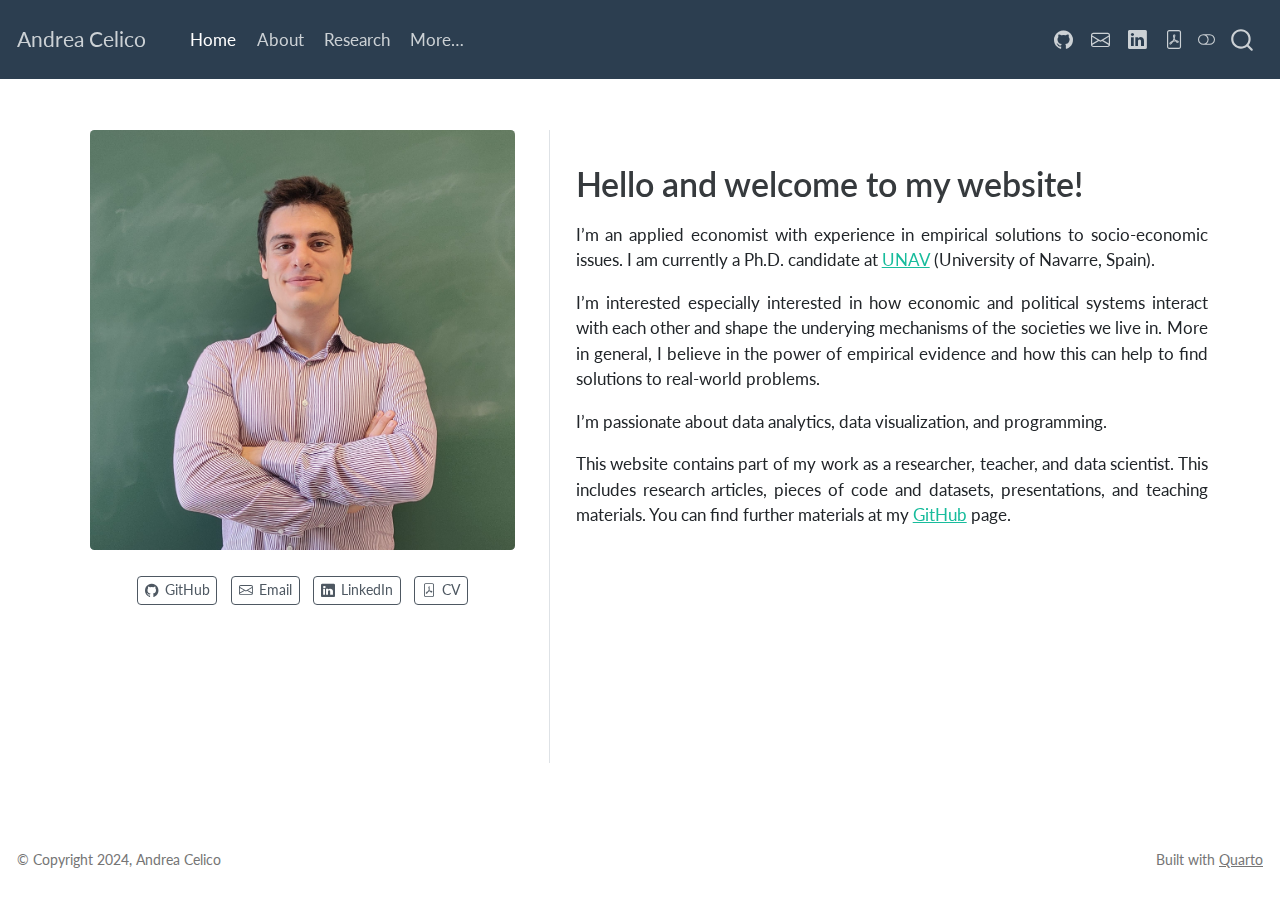
<file: docs/index.html>
<!DOCTYPE html>
<html xmlns="http://www.w3.org/1999/xhtml" lang="en" xml:lang="en"><head>

<meta charset="utf-8">
<meta name="generator" content="quarto-1.3.450">

<meta name="viewport" content="width=device-width, initial-scale=1.0, user-scalable=yes">


<title>Andrea Celico -</title>
<style>
code{white-space: pre-wrap;}
span.smallcaps{font-variant: small-caps;}
div.columns{display: flex; gap: min(4vw, 1.5em);}
div.column{flex: auto; overflow-x: auto;}
div.hanging-indent{margin-left: 1.5em; text-indent: -1.5em;}
ul.task-list{list-style: none;}
ul.task-list li input[type="checkbox"] {
  width: 0.8em;
  margin: 0 0.8em 0.2em -1em; /* quarto-specific, see https://github.com/quarto-dev/quarto-cli/issues/4556 */ 
  vertical-align: middle;
}
</style>


<script src="site_libs/quarto-nav/quarto-nav.js"></script>
<script src="site_libs/quarto-nav/headroom.min.js"></script>
<script src="site_libs/clipboard/clipboard.min.js"></script>
<script src="site_libs/quarto-search/autocomplete.umd.js"></script>
<script src="site_libs/quarto-search/fuse.min.js"></script>
<script src="site_libs/quarto-search/quarto-search.js"></script>
<meta name="quarto:offset" content="./">
<script src="site_libs/quarto-html/quarto.js"></script>
<script src="site_libs/quarto-html/popper.min.js"></script>
<script src="site_libs/quarto-html/tippy.umd.min.js"></script>
<link href="site_libs/quarto-html/tippy.css" rel="stylesheet">
<link href="site_libs/quarto-html/quarto-syntax-highlighting.css" rel="stylesheet" class="quarto-color-scheme" id="quarto-text-highlighting-styles">
<link href="site_libs/quarto-html/quarto-syntax-highlighting-dark.css" rel="prefetch" class="quarto-color-scheme quarto-color-alternate" id="quarto-text-highlighting-styles">
<script src="site_libs/bootstrap/bootstrap.min.js"></script>
<link href="site_libs/bootstrap/bootstrap-icons.css" rel="stylesheet">
<link href="site_libs/bootstrap/bootstrap.min.css" rel="stylesheet" class="quarto-color-scheme" id="quarto-bootstrap" data-mode="light">
<link href="site_libs/bootstrap/bootstrap-dark.min.css" rel="prefetch" class="quarto-color-scheme quarto-color-alternate" id="quarto-bootstrap" data-mode="dark">
<script id="quarto-search-options" type="application/json">{
  "location": "navbar",
  "copy-button": false,
  "collapse-after": 3,
  "panel-placement": "end",
  "type": "overlay",
  "limit": 20,
  "language": {
    "search-no-results-text": "No results",
    "search-matching-documents-text": "matching documents",
    "search-copy-link-title": "Copy link to search",
    "search-hide-matches-text": "Hide additional matches",
    "search-more-match-text": "more match in this document",
    "search-more-matches-text": "more matches in this document",
    "search-clear-button-title": "Clear",
    "search-detached-cancel-button-title": "Cancel",
    "search-submit-button-title": "Submit",
    "search-label": "Search"
  }
}</script>


</head>

<body class="nav-fixed">

<div id="quarto-search-results"></div>
  <header id="quarto-header" class="headroom fixed-top">
    <nav class="navbar navbar-expand-lg navbar-dark ">
      <div class="navbar-container container-fluid">
      <div class="navbar-brand-container">
    <a class="navbar-brand" href="./index.html">
    <span class="navbar-title">Andrea Celico</span>
    </a>
  </div>
            <div id="quarto-search" class="" title="Search"></div>
          <button class="navbar-toggler" type="button" data-bs-toggle="collapse" data-bs-target="#navbarCollapse" aria-controls="navbarCollapse" aria-expanded="false" aria-label="Toggle navigation" onclick="if (window.quartoToggleHeadroom) { window.quartoToggleHeadroom(); }">
  <span class="navbar-toggler-icon"></span>
</button>
          <div class="collapse navbar-collapse" id="navbarCollapse">
            <ul class="navbar-nav navbar-nav-scroll me-auto">
  <li class="nav-item">
    <a class="nav-link active" href="./index.html" rel="" target="" aria-current="page">
 <span class="menu-text">Home</span></a>
  </li>  
  <li class="nav-item">
    <a class="nav-link" href="./about_me.html" rel="" target="">
 <span class="menu-text">About</span></a>
  </li>  
  <li class="nav-item">
    <a class="nav-link" href="./research.html" rel="" target="">
 <span class="menu-text">Research</span></a>
  </li>  
  <li class="nav-item">
    <a class="nav-link" href="./presentations.html" rel="" target="">
 <span class="menu-text">More…</span></a>
  </li>  
</ul>
            <ul class="navbar-nav navbar-nav-scroll ms-auto">
  <li class="nav-item compact">
    <a class="nav-link" href="https://github.com/acelico" rel="" target=""><i class="bi bi-github" role="img" aria-label="GitHub">
</i> 
 <span class="menu-text"></span></a>
  </li>  
  <li class="nav-item compact">
    <a class="nav-link" href="mailto:and.celico@gmail.com" rel="" target=""><i class="bi bi-envelope" role="img" aria-label="Email">
</i> 
 <span class="menu-text"></span></a>
  </li>  
  <li class="nav-item compact">
    <a class="nav-link" href="https://www.linkedin.com/in/andrea-celico/" rel="" target=""><i class="bi bi-linkedin" role="img" aria-label="LinkedIn">
</i> 
 <span class="menu-text"></span></a>
  </li>  
  <li class="nav-item compact">
    <a class="nav-link" href="https://drive.google.com/file/d/1b4tYCYyWhijTKGp5_z0kAa58YF3AU2pC/view?usp=sharing" rel="" target=""><i class="bi bi-file-pdf" role="img" aria-label="CV">
</i> 
 <span class="menu-text"></span></a>
  </li>  
</ul>
            <div class="quarto-navbar-tools">
  <a href="" class="quarto-color-scheme-toggle quarto-navigation-tool  px-1" onclick="window.quartoToggleColorScheme(); return false;" title="Toggle dark mode"><i class="bi"></i></a>
</div>
          </div> <!-- /navcollapse -->
      </div> <!-- /container-fluid -->
    </nav>
</header>
<!-- content -->
<div id="quarto-content" class="quarto-container page-columns page-rows-contents page-layout-full page-navbar">
<!-- sidebar -->
<!-- margin-sidebar -->
    
<!-- main -->
<div class="quarto-about-trestles column-page">
  <div class="about-entity">
    <img src="img/AC image.jpeg" class="about-image
  rounded " style="width: 25em;">
    <div class="about-links">
  <a href="https://github.com/acelico" class="about-link" rel="" target="">
    <i class="bi bi-github"></i>
     <span class="about-link-text">GitHub</span>
  </a>
  <a href="mailto:and.celico@gmail.com" class="about-link" rel="" target="">
    <i class="bi bi-envelope"></i>
     <span class="about-link-text">Email</span>
  </a>
  <a href="https://www.linkedin.com/in/andrea-celico/" class="about-link" rel="" target="">
    <i class="bi bi-linkedin"></i>
     <span class="about-link-text">LinkedIn</span>
  </a>
  <a href="https://drive.google.com/file/d/1b4tYCYyWhijTKGp5_z0kAa58YF3AU2pC/view?usp=sharing" class="about-link" rel="" target="">
    <i class="bi bi-file-pdf"></i>
     <span class="about-link-text">CV</span>
  </a>
</div>
  </div>
  <div class="about-contents"><main class="content column-page" id="quarto-document-content">
<div class="cell">
<style type="text/css">
.justify {
  text-align: justify !important
}
</style>
</div>
<section id="hello-and-welcome-to-my-website" class="level1">
<h1>Hello and welcome to my website!</h1>
<div class="justify">
<p>I’m an applied economist with experience in empirical solutions to socio-economic issues. I am currently a Ph.D.&nbsp;candidate at <a href="https://www.unav.edu">UNAV</a> (University of Navarre, Spain).</p>
<p>I’m interested especially interested in how economic and political systems interact with each other and shape the underying mechanisms of the societies we live in. More in general, I believe in the power of empirical evidence and how this can help to find solutions to real-world problems.</p>
<p>I’m passionate about data analytics, data visualization, and programming.</p>
<p>This website contains part of my work as a researcher, teacher, and data scientist. This includes research articles, pieces of code and datasets, presentations, and teaching materials. You can find further materials at my <a href="https://github.com/acelico">GitHub</a> page.</p>
</div>


</section>
</main></div>
</div>
 <!-- /main -->
<script id="quarto-html-after-body" type="application/javascript">
window.document.addEventListener("DOMContentLoaded", function (event) {
  const toggleBodyColorMode = (bsSheetEl) => {
    const mode = bsSheetEl.getAttribute("data-mode");
    const bodyEl = window.document.querySelector("body");
    if (mode === "dark") {
      bodyEl.classList.add("quarto-dark");
      bodyEl.classList.remove("quarto-light");
    } else {
      bodyEl.classList.add("quarto-light");
      bodyEl.classList.remove("quarto-dark");
    }
  }
  const toggleBodyColorPrimary = () => {
    const bsSheetEl = window.document.querySelector("link#quarto-bootstrap");
    if (bsSheetEl) {
      toggleBodyColorMode(bsSheetEl);
    }
  }
  toggleBodyColorPrimary();  
  const disableStylesheet = (stylesheets) => {
    for (let i=0; i < stylesheets.length; i++) {
      const stylesheet = stylesheets[i];
      stylesheet.rel = 'prefetch';
    }
  }
  const enableStylesheet = (stylesheets) => {
    for (let i=0; i < stylesheets.length; i++) {
      const stylesheet = stylesheets[i];
      stylesheet.rel = 'stylesheet';
    }
  }
  const manageTransitions = (selector, allowTransitions) => {
    const els = window.document.querySelectorAll(selector);
    for (let i=0; i < els.length; i++) {
      const el = els[i];
      if (allowTransitions) {
        el.classList.remove('notransition');
      } else {
        el.classList.add('notransition');
      }
    }
  }
  const toggleColorMode = (alternate) => {
    // Switch the stylesheets
    const alternateStylesheets = window.document.querySelectorAll('link.quarto-color-scheme.quarto-color-alternate');
    manageTransitions('#quarto-margin-sidebar .nav-link', false);
    if (alternate) {
      enableStylesheet(alternateStylesheets);
      for (const sheetNode of alternateStylesheets) {
        if (sheetNode.id === "quarto-bootstrap") {
          toggleBodyColorMode(sheetNode);
        }
      }
    } else {
      disableStylesheet(alternateStylesheets);
      toggleBodyColorPrimary();
    }
    manageTransitions('#quarto-margin-sidebar .nav-link', true);
    // Switch the toggles
    const toggles = window.document.querySelectorAll('.quarto-color-scheme-toggle');
    for (let i=0; i < toggles.length; i++) {
      const toggle = toggles[i];
      if (toggle) {
        if (alternate) {
          toggle.classList.add("alternate");     
        } else {
          toggle.classList.remove("alternate");
        }
      }
    }
    // Hack to workaround the fact that safari doesn't
    // properly recolor the scrollbar when toggling (#1455)
    if (navigator.userAgent.indexOf('Safari') > 0 && navigator.userAgent.indexOf('Chrome') == -1) {
      manageTransitions("body", false);
      window.scrollTo(0, 1);
      setTimeout(() => {
        window.scrollTo(0, 0);
        manageTransitions("body", true);
      }, 40);  
    }
  }
  const isFileUrl = () => { 
    return window.location.protocol === 'file:';
  }
  const hasAlternateSentinel = () => {  
    let styleSentinel = getColorSchemeSentinel();
    if (styleSentinel !== null) {
      return styleSentinel === "alternate";
    } else {
      return false;
    }
  }
  const setStyleSentinel = (alternate) => {
    const value = alternate ? "alternate" : "default";
    if (!isFileUrl()) {
      window.localStorage.setItem("quarto-color-scheme", value);
    } else {
      localAlternateSentinel = value;
    }
  }
  const getColorSchemeSentinel = () => {
    if (!isFileUrl()) {
      const storageValue = window.localStorage.getItem("quarto-color-scheme");
      return storageValue != null ? storageValue : localAlternateSentinel;
    } else {
      return localAlternateSentinel;
    }
  }
  let localAlternateSentinel = 'default';
  // Dark / light mode switch
  window.quartoToggleColorScheme = () => {
    // Read the current dark / light value 
    let toAlternate = !hasAlternateSentinel();
    toggleColorMode(toAlternate);
    setStyleSentinel(toAlternate);
  };
  // Ensure there is a toggle, if there isn't float one in the top right
  if (window.document.querySelector('.quarto-color-scheme-toggle') === null) {
    const a = window.document.createElement('a');
    a.classList.add('top-right');
    a.classList.add('quarto-color-scheme-toggle');
    a.href = "";
    a.onclick = function() { try { window.quartoToggleColorScheme(); } catch {} return false; };
    const i = window.document.createElement("i");
    i.classList.add('bi');
    a.appendChild(i);
    window.document.body.appendChild(a);
  }
  // Switch to dark mode if need be
  if (hasAlternateSentinel()) {
    toggleColorMode(true);
  } else {
    toggleColorMode(false);
  }
  const isCodeAnnotation = (el) => {
    for (const clz of el.classList) {
      if (clz.startsWith('code-annotation-')) {                     
        return true;
      }
    }
    return false;
  }
  const clipboard = new window.ClipboardJS('.code-copy-button', {
    text: function(trigger) {
      const codeEl = trigger.previousElementSibling.cloneNode(true);
      for (const childEl of codeEl.children) {
        if (isCodeAnnotation(childEl)) {
          childEl.remove();
        }
      }
      return codeEl.innerText;
    }
  });
  clipboard.on('success', function(e) {
    // button target
    const button = e.trigger;
    // don't keep focus
    button.blur();
    // flash "checked"
    button.classList.add('code-copy-button-checked');
    var currentTitle = button.getAttribute("title");
    button.setAttribute("title", "Copied!");
    let tooltip;
    if (window.bootstrap) {
      button.setAttribute("data-bs-toggle", "tooltip");
      button.setAttribute("data-bs-placement", "left");
      button.setAttribute("data-bs-title", "Copied!");
      tooltip = new bootstrap.Tooltip(button, 
        { trigger: "manual", 
          customClass: "code-copy-button-tooltip",
          offset: [0, -8]});
      tooltip.show();    
    }
    setTimeout(function() {
      if (tooltip) {
        tooltip.hide();
        button.removeAttribute("data-bs-title");
        button.removeAttribute("data-bs-toggle");
        button.removeAttribute("data-bs-placement");
      }
      button.setAttribute("title", currentTitle);
      button.classList.remove('code-copy-button-checked');
    }, 1000);
    // clear code selection
    e.clearSelection();
  });
  function tippyHover(el, contentFn) {
    const config = {
      allowHTML: true,
      content: contentFn,
      maxWidth: 500,
      delay: 100,
      arrow: false,
      appendTo: function(el) {
          return el.parentElement;
      },
      interactive: true,
      interactiveBorder: 10,
      theme: 'quarto',
      placement: 'bottom-start'
    };
    window.tippy(el, config); 
  }
  const noterefs = window.document.querySelectorAll('a[role="doc-noteref"]');
  for (var i=0; i<noterefs.length; i++) {
    const ref = noterefs[i];
    tippyHover(ref, function() {
      // use id or data attribute instead here
      let href = ref.getAttribute('data-footnote-href') || ref.getAttribute('href');
      try { href = new URL(href).hash; } catch {}
      const id = href.replace(/^#\/?/, "");
      const note = window.document.getElementById(id);
      return note.innerHTML;
    });
  }
      let selectedAnnoteEl;
      const selectorForAnnotation = ( cell, annotation) => {
        let cellAttr = 'data-code-cell="' + cell + '"';
        let lineAttr = 'data-code-annotation="' +  annotation + '"';
        const selector = 'span[' + cellAttr + '][' + lineAttr + ']';
        return selector;
      }
      const selectCodeLines = (annoteEl) => {
        const doc = window.document;
        const targetCell = annoteEl.getAttribute("data-target-cell");
        const targetAnnotation = annoteEl.getAttribute("data-target-annotation");
        const annoteSpan = window.document.querySelector(selectorForAnnotation(targetCell, targetAnnotation));
        const lines = annoteSpan.getAttribute("data-code-lines").split(",");
        const lineIds = lines.map((line) => {
          return targetCell + "-" + line;
        })
        let top = null;
        let height = null;
        let parent = null;
        if (lineIds.length > 0) {
            //compute the position of the single el (top and bottom and make a div)
            const el = window.document.getElementById(lineIds[0]);
            top = el.offsetTop;
            height = el.offsetHeight;
            parent = el.parentElement.parentElement;
          if (lineIds.length > 1) {
            const lastEl = window.document.getElementById(lineIds[lineIds.length - 1]);
            const bottom = lastEl.offsetTop + lastEl.offsetHeight;
            height = bottom - top;
          }
          if (top !== null && height !== null && parent !== null) {
            // cook up a div (if necessary) and position it 
            let div = window.document.getElementById("code-annotation-line-highlight");
            if (div === null) {
              div = window.document.createElement("div");
              div.setAttribute("id", "code-annotation-line-highlight");
              div.style.position = 'absolute';
              parent.appendChild(div);
            }
            div.style.top = top - 2 + "px";
            div.style.height = height + 4 + "px";
            let gutterDiv = window.document.getElementById("code-annotation-line-highlight-gutter");
            if (gutterDiv === null) {
              gutterDiv = window.document.createElement("div");
              gutterDiv.setAttribute("id", "code-annotation-line-highlight-gutter");
              gutterDiv.style.position = 'absolute';
              const codeCell = window.document.getElementById(targetCell);
              const gutter = codeCell.querySelector('.code-annotation-gutter');
              gutter.appendChild(gutterDiv);
            }
            gutterDiv.style.top = top - 2 + "px";
            gutterDiv.style.height = height + 4 + "px";
          }
          selectedAnnoteEl = annoteEl;
        }
      };
      const unselectCodeLines = () => {
        const elementsIds = ["code-annotation-line-highlight", "code-annotation-line-highlight-gutter"];
        elementsIds.forEach((elId) => {
          const div = window.document.getElementById(elId);
          if (div) {
            div.remove();
          }
        });
        selectedAnnoteEl = undefined;
      };
      // Attach click handler to the DT
      const annoteDls = window.document.querySelectorAll('dt[data-target-cell]');
      for (const annoteDlNode of annoteDls) {
        annoteDlNode.addEventListener('click', (event) => {
          const clickedEl = event.target;
          if (clickedEl !== selectedAnnoteEl) {
            unselectCodeLines();
            const activeEl = window.document.querySelector('dt[data-target-cell].code-annotation-active');
            if (activeEl) {
              activeEl.classList.remove('code-annotation-active');
            }
            selectCodeLines(clickedEl);
            clickedEl.classList.add('code-annotation-active');
          } else {
            // Unselect the line
            unselectCodeLines();
            clickedEl.classList.remove('code-annotation-active');
          }
        });
      }
  const findCites = (el) => {
    const parentEl = el.parentElement;
    if (parentEl) {
      const cites = parentEl.dataset.cites;
      if (cites) {
        return {
          el,
          cites: cites.split(' ')
        };
      } else {
        return findCites(el.parentElement)
      }
    } else {
      return undefined;
    }
  };
  var bibliorefs = window.document.querySelectorAll('a[role="doc-biblioref"]');
  for (var i=0; i<bibliorefs.length; i++) {
    const ref = bibliorefs[i];
    const citeInfo = findCites(ref);
    if (citeInfo) {
      tippyHover(citeInfo.el, function() {
        var popup = window.document.createElement('div');
        citeInfo.cites.forEach(function(cite) {
          var citeDiv = window.document.createElement('div');
          citeDiv.classList.add('hanging-indent');
          citeDiv.classList.add('csl-entry');
          var biblioDiv = window.document.getElementById('ref-' + cite);
          if (biblioDiv) {
            citeDiv.innerHTML = biblioDiv.innerHTML;
          }
          popup.appendChild(citeDiv);
        });
        return popup.innerHTML;
      });
    }
  }
});
</script>
</div> <!-- /content -->
<footer class="footer">
  <div class="nav-footer">
    <div class="nav-footer-left">© Copyright 2024, Andrea Celico</div>   
    <div class="nav-footer-center">
      &nbsp;
    </div>
    <div class="nav-footer-right">Built with <a href="https://quarto.org/">Quarto</a></div>
  </div>
</footer>



</body></html>
</file>
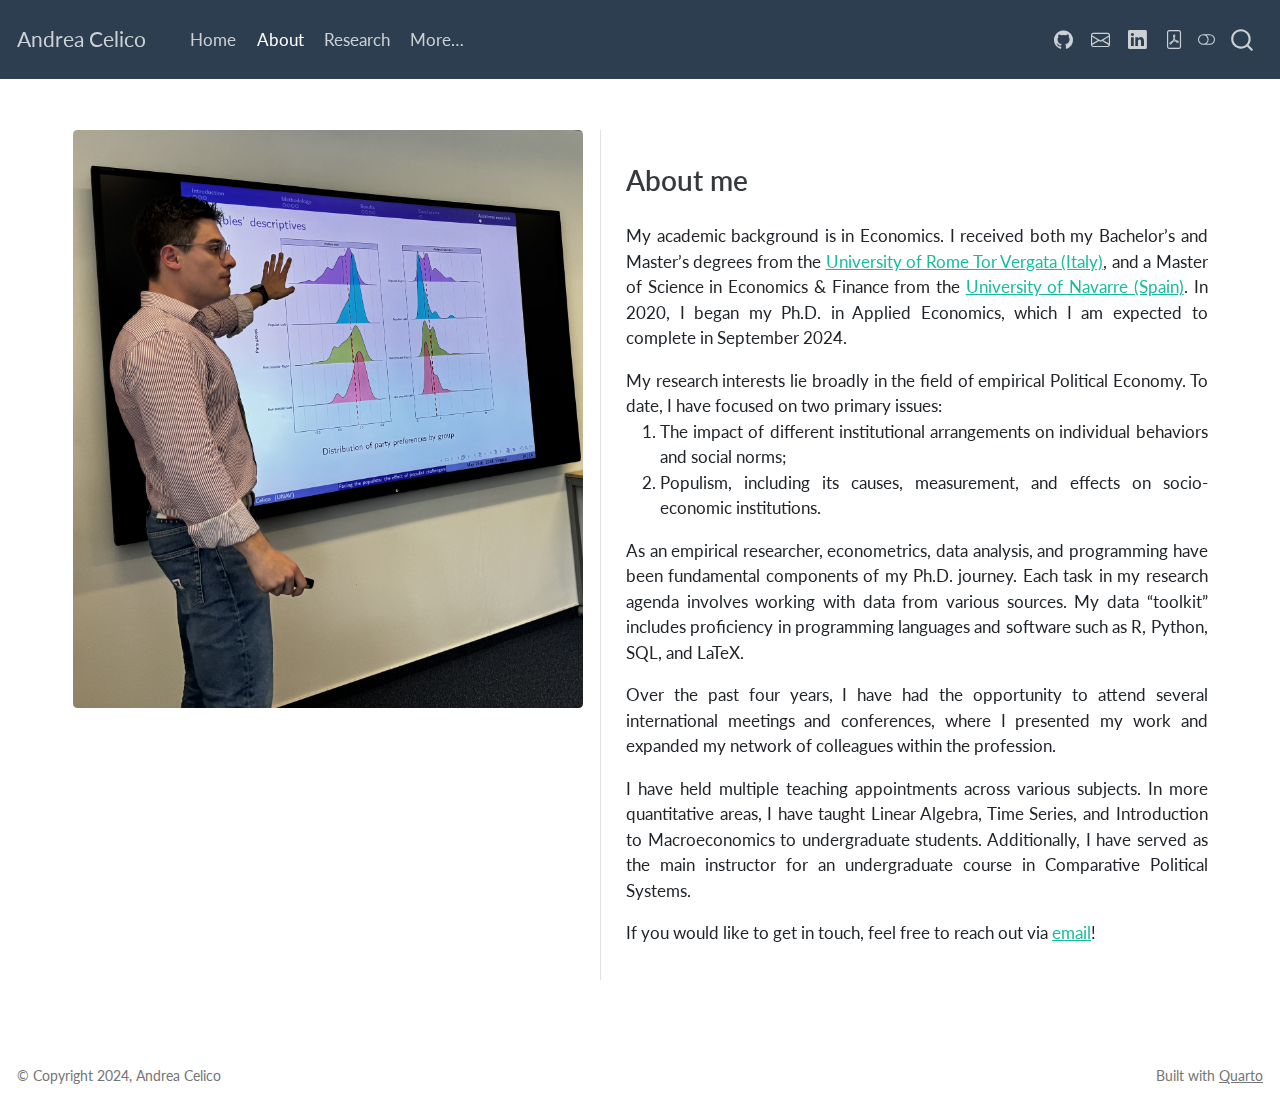
<file: docs/about_me.html>
<!DOCTYPE html>
<html xmlns="http://www.w3.org/1999/xhtml" lang="en" xml:lang="en"><head>

<meta charset="utf-8">
<meta name="generator" content="quarto-1.3.450">

<meta name="viewport" content="width=device-width, initial-scale=1.0, user-scalable=yes">


<title>Andrea Celico -</title>
<style>
code{white-space: pre-wrap;}
span.smallcaps{font-variant: small-caps;}
div.columns{display: flex; gap: min(4vw, 1.5em);}
div.column{flex: auto; overflow-x: auto;}
div.hanging-indent{margin-left: 1.5em; text-indent: -1.5em;}
ul.task-list{list-style: none;}
ul.task-list li input[type="checkbox"] {
  width: 0.8em;
  margin: 0 0.8em 0.2em -1em; /* quarto-specific, see https://github.com/quarto-dev/quarto-cli/issues/4556 */ 
  vertical-align: middle;
}
</style>


<script src="site_libs/quarto-nav/quarto-nav.js"></script>
<script src="site_libs/quarto-nav/headroom.min.js"></script>
<script src="site_libs/clipboard/clipboard.min.js"></script>
<script src="site_libs/quarto-search/autocomplete.umd.js"></script>
<script src="site_libs/quarto-search/fuse.min.js"></script>
<script src="site_libs/quarto-search/quarto-search.js"></script>
<meta name="quarto:offset" content="./">
<script src="site_libs/quarto-html/quarto.js"></script>
<script src="site_libs/quarto-html/popper.min.js"></script>
<script src="site_libs/quarto-html/tippy.umd.min.js"></script>
<link href="site_libs/quarto-html/tippy.css" rel="stylesheet">
<link href="site_libs/quarto-html/quarto-syntax-highlighting.css" rel="stylesheet" class="quarto-color-scheme" id="quarto-text-highlighting-styles">
<link href="site_libs/quarto-html/quarto-syntax-highlighting-dark.css" rel="prefetch" class="quarto-color-scheme quarto-color-alternate" id="quarto-text-highlighting-styles">
<script src="site_libs/bootstrap/bootstrap.min.js"></script>
<link href="site_libs/bootstrap/bootstrap-icons.css" rel="stylesheet">
<link href="site_libs/bootstrap/bootstrap.min.css" rel="stylesheet" class="quarto-color-scheme" id="quarto-bootstrap" data-mode="light">
<link href="site_libs/bootstrap/bootstrap-dark.min.css" rel="prefetch" class="quarto-color-scheme quarto-color-alternate" id="quarto-bootstrap" data-mode="dark">
<script id="quarto-search-options" type="application/json">{
  "location": "navbar",
  "copy-button": false,
  "collapse-after": 3,
  "panel-placement": "end",
  "type": "overlay",
  "limit": 20,
  "language": {
    "search-no-results-text": "No results",
    "search-matching-documents-text": "matching documents",
    "search-copy-link-title": "Copy link to search",
    "search-hide-matches-text": "Hide additional matches",
    "search-more-match-text": "more match in this document",
    "search-more-matches-text": "more matches in this document",
    "search-clear-button-title": "Clear",
    "search-detached-cancel-button-title": "Cancel",
    "search-submit-button-title": "Submit",
    "search-label": "Search"
  }
}</script>


</head>

<body class="nav-fixed">

<div id="quarto-search-results"></div>
  <header id="quarto-header" class="headroom fixed-top">
    <nav class="navbar navbar-expand-lg navbar-dark ">
      <div class="navbar-container container-fluid">
      <div class="navbar-brand-container">
    <a class="navbar-brand" href="./index.html">
    <span class="navbar-title">Andrea Celico</span>
    </a>
  </div>
            <div id="quarto-search" class="" title="Search"></div>
          <button class="navbar-toggler" type="button" data-bs-toggle="collapse" data-bs-target="#navbarCollapse" aria-controls="navbarCollapse" aria-expanded="false" aria-label="Toggle navigation" onclick="if (window.quartoToggleHeadroom) { window.quartoToggleHeadroom(); }">
  <span class="navbar-toggler-icon"></span>
</button>
          <div class="collapse navbar-collapse" id="navbarCollapse">
            <ul class="navbar-nav navbar-nav-scroll me-auto">
  <li class="nav-item">
    <a class="nav-link" href="./index.html" rel="" target="">
 <span class="menu-text">Home</span></a>
  </li>  
  <li class="nav-item">
    <a class="nav-link active" href="./about_me.html" rel="" target="" aria-current="page">
 <span class="menu-text">About</span></a>
  </li>  
  <li class="nav-item">
    <a class="nav-link" href="./research.html" rel="" target="">
 <span class="menu-text">Research</span></a>
  </li>  
  <li class="nav-item">
    <a class="nav-link" href="./presentations.html" rel="" target="">
 <span class="menu-text">More…</span></a>
  </li>  
</ul>
            <ul class="navbar-nav navbar-nav-scroll ms-auto">
  <li class="nav-item compact">
    <a class="nav-link" href="https://github.com/acelico" rel="" target=""><i class="bi bi-github" role="img" aria-label="GitHub">
</i> 
 <span class="menu-text"></span></a>
  </li>  
  <li class="nav-item compact">
    <a class="nav-link" href="mailto:and.celico@gmail.com" rel="" target=""><i class="bi bi-envelope" role="img" aria-label="Email">
</i> 
 <span class="menu-text"></span></a>
  </li>  
  <li class="nav-item compact">
    <a class="nav-link" href="https://www.linkedin.com/in/andrea-celico/" rel="" target=""><i class="bi bi-linkedin" role="img" aria-label="LinkedIn">
</i> 
 <span class="menu-text"></span></a>
  </li>  
  <li class="nav-item compact">
    <a class="nav-link" href="https://drive.google.com/file/d/1b4tYCYyWhijTKGp5_z0kAa58YF3AU2pC/view?usp=sharing" rel="" target=""><i class="bi bi-file-pdf" role="img" aria-label="CV">
</i> 
 <span class="menu-text"></span></a>
  </li>  
</ul>
            <div class="quarto-navbar-tools">
  <a href="" class="quarto-color-scheme-toggle quarto-navigation-tool  px-1" onclick="window.quartoToggleColorScheme(); return false;" title="Toggle dark mode"><i class="bi"></i></a>
</div>
          </div> <!-- /navcollapse -->
      </div> <!-- /container-fluid -->
    </nav>
</header>
<!-- content -->
<div id="quarto-content" class="quarto-container page-columns page-rows-contents page-layout-full page-navbar">
<!-- sidebar -->
<!-- margin-sidebar -->
    
<!-- main -->
<div class="quarto-about-trestles column-page">
  <div class="about-entity">
    <img src="img/AC present_mod.jpeg" class="about-image
  rounded " style="width: 30em;">
  </div>
  <div class="about-contents"><main class="content column-page" id="quarto-document-content">
<div class="cell">
<style type="text/css">
.justify {
  text-align: justify !important
}
</style>
</div>
<section id="about-me" class="level2 justify">
<h2 data-anchor-id="about-me">About me</h2>
<p>My academic background is in Economics. I received both my Bachelor’s and Master’s degrees from the <a href="https://economia.uniroma2.it">University of Rome Tor Vergata (Italy)</a>, and a Master of Science in Economics &amp; Finance from the <a href="https://www.unav.edu/web/landings/master-en-economia-y-finanzas?utm_medium=cpc&amp;utm_source=google&amp;utm_campaign=feco_mef2425&amp;gad_source=1&amp;gclid=CjwKCAjwgdayBhBQEiwAXhMxtpDVwJDBNrwIUgddyAGQgiTA_hu_deIbJzuWys7hgCi3PRFNJi27LxoCvZ8QAvD_BwE">University of Navarre (Spain)</a>. In 2020, I began my Ph.D.&nbsp;in Applied Economics, which I am expected to complete in September 2024.</p>
My research interests lie broadly in the field of empirical Political Economy. To date, I have focused on two primary issues:
<ol>
<li>
The impact of different institutional arrangements on individual behaviors and social norms;
</li>
<li>
Populism, including its causes, measurement, and effects on socio-economic institutions.
</li>
</ol>
<p>As an empirical researcher, econometrics, data analysis, and programming have been fundamental components of my Ph.D.&nbsp;journey. Each task in my research agenda involves working with data from various sources. My data “toolkit” includes proficiency in programming languages and software such as R, Python, SQL, and LaTeX.</p>
<p>Over the past four years, I have had the opportunity to attend several international meetings and conferences, where I presented my work and expanded my network of colleagues within the profession.</p>
<p>I have held multiple teaching appointments across various subjects. In more quantitative areas, I have taught Linear Algebra, Time Series, and Introduction to Macroeconomics to undergraduate students. Additionally, I have served as the main instructor for an undergraduate course in Comparative Political Systems.</p>
<p>If you would like to get in touch, feel free to reach out via <a href="mailto:and.celico@gmail.com">email</a>!</p>
</section>


</main></div>
</div>
 <!-- /main -->
<script id="quarto-html-after-body" type="application/javascript">
window.document.addEventListener("DOMContentLoaded", function (event) {
  const toggleBodyColorMode = (bsSheetEl) => {
    const mode = bsSheetEl.getAttribute("data-mode");
    const bodyEl = window.document.querySelector("body");
    if (mode === "dark") {
      bodyEl.classList.add("quarto-dark");
      bodyEl.classList.remove("quarto-light");
    } else {
      bodyEl.classList.add("quarto-light");
      bodyEl.classList.remove("quarto-dark");
    }
  }
  const toggleBodyColorPrimary = () => {
    const bsSheetEl = window.document.querySelector("link#quarto-bootstrap");
    if (bsSheetEl) {
      toggleBodyColorMode(bsSheetEl);
    }
  }
  toggleBodyColorPrimary();  
  const disableStylesheet = (stylesheets) => {
    for (let i=0; i < stylesheets.length; i++) {
      const stylesheet = stylesheets[i];
      stylesheet.rel = 'prefetch';
    }
  }
  const enableStylesheet = (stylesheets) => {
    for (let i=0; i < stylesheets.length; i++) {
      const stylesheet = stylesheets[i];
      stylesheet.rel = 'stylesheet';
    }
  }
  const manageTransitions = (selector, allowTransitions) => {
    const els = window.document.querySelectorAll(selector);
    for (let i=0; i < els.length; i++) {
      const el = els[i];
      if (allowTransitions) {
        el.classList.remove('notransition');
      } else {
        el.classList.add('notransition');
      }
    }
  }
  const toggleColorMode = (alternate) => {
    // Switch the stylesheets
    const alternateStylesheets = window.document.querySelectorAll('link.quarto-color-scheme.quarto-color-alternate');
    manageTransitions('#quarto-margin-sidebar .nav-link', false);
    if (alternate) {
      enableStylesheet(alternateStylesheets);
      for (const sheetNode of alternateStylesheets) {
        if (sheetNode.id === "quarto-bootstrap") {
          toggleBodyColorMode(sheetNode);
        }
      }
    } else {
      disableStylesheet(alternateStylesheets);
      toggleBodyColorPrimary();
    }
    manageTransitions('#quarto-margin-sidebar .nav-link', true);
    // Switch the toggles
    const toggles = window.document.querySelectorAll('.quarto-color-scheme-toggle');
    for (let i=0; i < toggles.length; i++) {
      const toggle = toggles[i];
      if (toggle) {
        if (alternate) {
          toggle.classList.add("alternate");     
        } else {
          toggle.classList.remove("alternate");
        }
      }
    }
    // Hack to workaround the fact that safari doesn't
    // properly recolor the scrollbar when toggling (#1455)
    if (navigator.userAgent.indexOf('Safari') > 0 && navigator.userAgent.indexOf('Chrome') == -1) {
      manageTransitions("body", false);
      window.scrollTo(0, 1);
      setTimeout(() => {
        window.scrollTo(0, 0);
        manageTransitions("body", true);
      }, 40);  
    }
  }
  const isFileUrl = () => { 
    return window.location.protocol === 'file:';
  }
  const hasAlternateSentinel = () => {  
    let styleSentinel = getColorSchemeSentinel();
    if (styleSentinel !== null) {
      return styleSentinel === "alternate";
    } else {
      return false;
    }
  }
  const setStyleSentinel = (alternate) => {
    const value = alternate ? "alternate" : "default";
    if (!isFileUrl()) {
      window.localStorage.setItem("quarto-color-scheme", value);
    } else {
      localAlternateSentinel = value;
    }
  }
  const getColorSchemeSentinel = () => {
    if (!isFileUrl()) {
      const storageValue = window.localStorage.getItem("quarto-color-scheme");
      return storageValue != null ? storageValue : localAlternateSentinel;
    } else {
      return localAlternateSentinel;
    }
  }
  let localAlternateSentinel = 'default';
  // Dark / light mode switch
  window.quartoToggleColorScheme = () => {
    // Read the current dark / light value 
    let toAlternate = !hasAlternateSentinel();
    toggleColorMode(toAlternate);
    setStyleSentinel(toAlternate);
  };
  // Ensure there is a toggle, if there isn't float one in the top right
  if (window.document.querySelector('.quarto-color-scheme-toggle') === null) {
    const a = window.document.createElement('a');
    a.classList.add('top-right');
    a.classList.add('quarto-color-scheme-toggle');
    a.href = "";
    a.onclick = function() { try { window.quartoToggleColorScheme(); } catch {} return false; };
    const i = window.document.createElement("i");
    i.classList.add('bi');
    a.appendChild(i);
    window.document.body.appendChild(a);
  }
  // Switch to dark mode if need be
  if (hasAlternateSentinel()) {
    toggleColorMode(true);
  } else {
    toggleColorMode(false);
  }
  const isCodeAnnotation = (el) => {
    for (const clz of el.classList) {
      if (clz.startsWith('code-annotation-')) {                     
        return true;
      }
    }
    return false;
  }
  const clipboard = new window.ClipboardJS('.code-copy-button', {
    text: function(trigger) {
      const codeEl = trigger.previousElementSibling.cloneNode(true);
      for (const childEl of codeEl.children) {
        if (isCodeAnnotation(childEl)) {
          childEl.remove();
        }
      }
      return codeEl.innerText;
    }
  });
  clipboard.on('success', function(e) {
    // button target
    const button = e.trigger;
    // don't keep focus
    button.blur();
    // flash "checked"
    button.classList.add('code-copy-button-checked');
    var currentTitle = button.getAttribute("title");
    button.setAttribute("title", "Copied!");
    let tooltip;
    if (window.bootstrap) {
      button.setAttribute("data-bs-toggle", "tooltip");
      button.setAttribute("data-bs-placement", "left");
      button.setAttribute("data-bs-title", "Copied!");
      tooltip = new bootstrap.Tooltip(button, 
        { trigger: "manual", 
          customClass: "code-copy-button-tooltip",
          offset: [0, -8]});
      tooltip.show();    
    }
    setTimeout(function() {
      if (tooltip) {
        tooltip.hide();
        button.removeAttribute("data-bs-title");
        button.removeAttribute("data-bs-toggle");
        button.removeAttribute("data-bs-placement");
      }
      button.setAttribute("title", currentTitle);
      button.classList.remove('code-copy-button-checked');
    }, 1000);
    // clear code selection
    e.clearSelection();
  });
  function tippyHover(el, contentFn) {
    const config = {
      allowHTML: true,
      content: contentFn,
      maxWidth: 500,
      delay: 100,
      arrow: false,
      appendTo: function(el) {
          return el.parentElement;
      },
      interactive: true,
      interactiveBorder: 10,
      theme: 'quarto',
      placement: 'bottom-start'
    };
    window.tippy(el, config); 
  }
  const noterefs = window.document.querySelectorAll('a[role="doc-noteref"]');
  for (var i=0; i<noterefs.length; i++) {
    const ref = noterefs[i];
    tippyHover(ref, function() {
      // use id or data attribute instead here
      let href = ref.getAttribute('data-footnote-href') || ref.getAttribute('href');
      try { href = new URL(href).hash; } catch {}
      const id = href.replace(/^#\/?/, "");
      const note = window.document.getElementById(id);
      return note.innerHTML;
    });
  }
      let selectedAnnoteEl;
      const selectorForAnnotation = ( cell, annotation) => {
        let cellAttr = 'data-code-cell="' + cell + '"';
        let lineAttr = 'data-code-annotation="' +  annotation + '"';
        const selector = 'span[' + cellAttr + '][' + lineAttr + ']';
        return selector;
      }
      const selectCodeLines = (annoteEl) => {
        const doc = window.document;
        const targetCell = annoteEl.getAttribute("data-target-cell");
        const targetAnnotation = annoteEl.getAttribute("data-target-annotation");
        const annoteSpan = window.document.querySelector(selectorForAnnotation(targetCell, targetAnnotation));
        const lines = annoteSpan.getAttribute("data-code-lines").split(",");
        const lineIds = lines.map((line) => {
          return targetCell + "-" + line;
        })
        let top = null;
        let height = null;
        let parent = null;
        if (lineIds.length > 0) {
            //compute the position of the single el (top and bottom and make a div)
            const el = window.document.getElementById(lineIds[0]);
            top = el.offsetTop;
            height = el.offsetHeight;
            parent = el.parentElement.parentElement;
          if (lineIds.length > 1) {
            const lastEl = window.document.getElementById(lineIds[lineIds.length - 1]);
            const bottom = lastEl.offsetTop + lastEl.offsetHeight;
            height = bottom - top;
          }
          if (top !== null && height !== null && parent !== null) {
            // cook up a div (if necessary) and position it 
            let div = window.document.getElementById("code-annotation-line-highlight");
            if (div === null) {
              div = window.document.createElement("div");
              div.setAttribute("id", "code-annotation-line-highlight");
              div.style.position = 'absolute';
              parent.appendChild(div);
            }
            div.style.top = top - 2 + "px";
            div.style.height = height + 4 + "px";
            let gutterDiv = window.document.getElementById("code-annotation-line-highlight-gutter");
            if (gutterDiv === null) {
              gutterDiv = window.document.createElement("div");
              gutterDiv.setAttribute("id", "code-annotation-line-highlight-gutter");
              gutterDiv.style.position = 'absolute';
              const codeCell = window.document.getElementById(targetCell);
              const gutter = codeCell.querySelector('.code-annotation-gutter');
              gutter.appendChild(gutterDiv);
            }
            gutterDiv.style.top = top - 2 + "px";
            gutterDiv.style.height = height + 4 + "px";
          }
          selectedAnnoteEl = annoteEl;
        }
      };
      const unselectCodeLines = () => {
        const elementsIds = ["code-annotation-line-highlight", "code-annotation-line-highlight-gutter"];
        elementsIds.forEach((elId) => {
          const div = window.document.getElementById(elId);
          if (div) {
            div.remove();
          }
        });
        selectedAnnoteEl = undefined;
      };
      // Attach click handler to the DT
      const annoteDls = window.document.querySelectorAll('dt[data-target-cell]');
      for (const annoteDlNode of annoteDls) {
        annoteDlNode.addEventListener('click', (event) => {
          const clickedEl = event.target;
          if (clickedEl !== selectedAnnoteEl) {
            unselectCodeLines();
            const activeEl = window.document.querySelector('dt[data-target-cell].code-annotation-active');
            if (activeEl) {
              activeEl.classList.remove('code-annotation-active');
            }
            selectCodeLines(clickedEl);
            clickedEl.classList.add('code-annotation-active');
          } else {
            // Unselect the line
            unselectCodeLines();
            clickedEl.classList.remove('code-annotation-active');
          }
        });
      }
  const findCites = (el) => {
    const parentEl = el.parentElement;
    if (parentEl) {
      const cites = parentEl.dataset.cites;
      if (cites) {
        return {
          el,
          cites: cites.split(' ')
        };
      } else {
        return findCites(el.parentElement)
      }
    } else {
      return undefined;
    }
  };
  var bibliorefs = window.document.querySelectorAll('a[role="doc-biblioref"]');
  for (var i=0; i<bibliorefs.length; i++) {
    const ref = bibliorefs[i];
    const citeInfo = findCites(ref);
    if (citeInfo) {
      tippyHover(citeInfo.el, function() {
        var popup = window.document.createElement('div');
        citeInfo.cites.forEach(function(cite) {
          var citeDiv = window.document.createElement('div');
          citeDiv.classList.add('hanging-indent');
          citeDiv.classList.add('csl-entry');
          var biblioDiv = window.document.getElementById('ref-' + cite);
          if (biblioDiv) {
            citeDiv.innerHTML = biblioDiv.innerHTML;
          }
          popup.appendChild(citeDiv);
        });
        return popup.innerHTML;
      });
    }
  }
});
</script>
</div> <!-- /content -->
<footer class="footer">
  <div class="nav-footer">
    <div class="nav-footer-left">© Copyright 2024, Andrea Celico</div>   
    <div class="nav-footer-center">
      &nbsp;
    </div>
    <div class="nav-footer-right">Built with <a href="https://quarto.org/">Quarto</a></div>
  </div>
</footer>



</body></html>
</file>
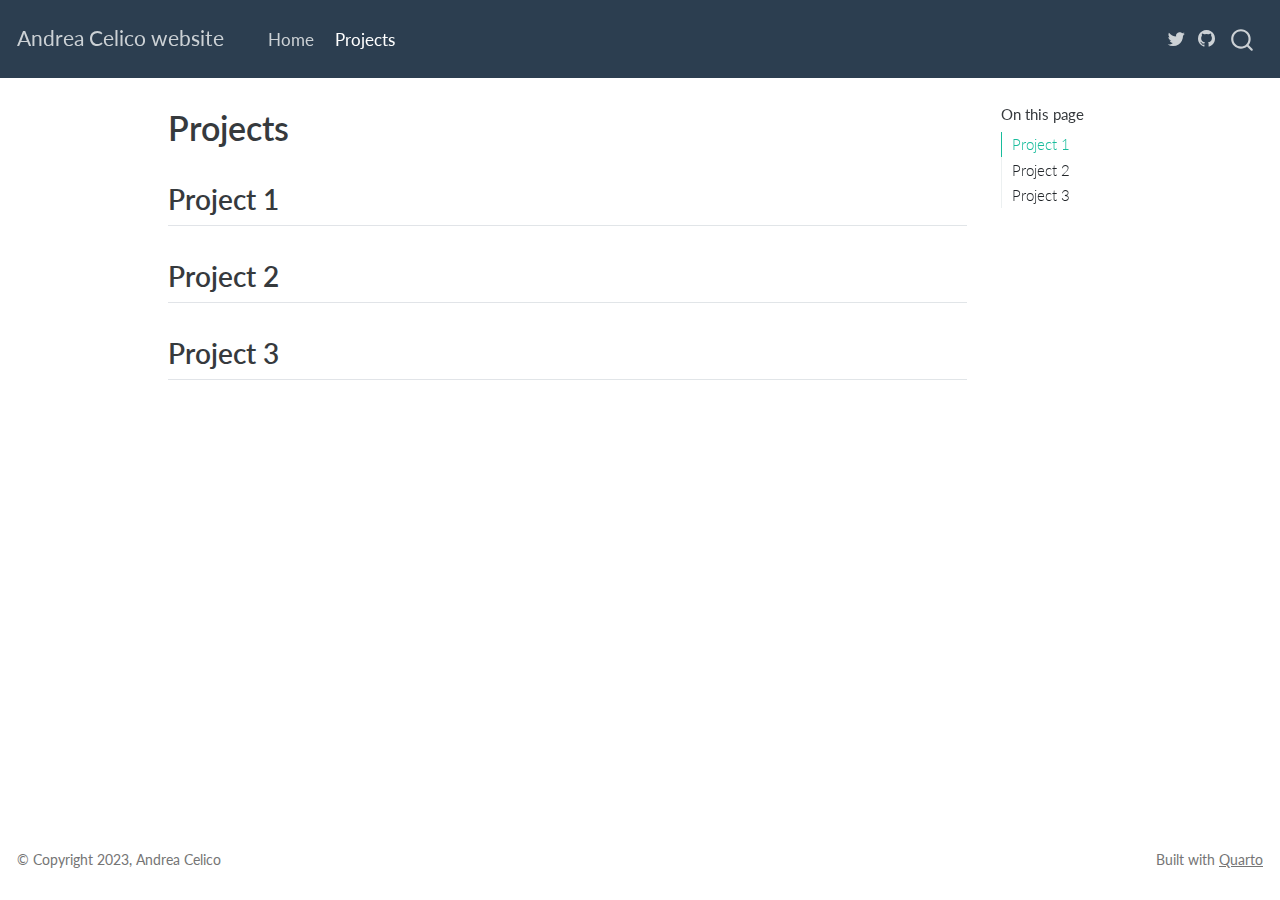
<file: docs/projects.html>
<!DOCTYPE html>
<html xmlns="http://www.w3.org/1999/xhtml" lang="en" xml:lang="en"><head>

<meta charset="utf-8">
<meta name="generator" content="quarto-1.3.450">

<meta name="viewport" content="width=device-width, initial-scale=1.0, user-scalable=yes">


<title>Andrea Celico website - Projects</title>
<style>
code{white-space: pre-wrap;}
span.smallcaps{font-variant: small-caps;}
div.columns{display: flex; gap: min(4vw, 1.5em);}
div.column{flex: auto; overflow-x: auto;}
div.hanging-indent{margin-left: 1.5em; text-indent: -1.5em;}
ul.task-list{list-style: none;}
ul.task-list li input[type="checkbox"] {
  width: 0.8em;
  margin: 0 0.8em 0.2em -1em; /* quarto-specific, see https://github.com/quarto-dev/quarto-cli/issues/4556 */ 
  vertical-align: middle;
}
</style>


<script src="site_libs/quarto-nav/quarto-nav.js"></script>
<script src="site_libs/quarto-nav/headroom.min.js"></script>
<script src="site_libs/clipboard/clipboard.min.js"></script>
<script src="site_libs/quarto-search/autocomplete.umd.js"></script>
<script src="site_libs/quarto-search/fuse.min.js"></script>
<script src="site_libs/quarto-search/quarto-search.js"></script>
<meta name="quarto:offset" content="./">
<script src="site_libs/quarto-html/quarto.js"></script>
<script src="site_libs/quarto-html/popper.min.js"></script>
<script src="site_libs/quarto-html/tippy.umd.min.js"></script>
<script src="site_libs/quarto-html/anchor.min.js"></script>
<link href="site_libs/quarto-html/tippy.css" rel="stylesheet">
<link href="site_libs/quarto-html/quarto-syntax-highlighting.css" rel="stylesheet" id="quarto-text-highlighting-styles">
<script src="site_libs/bootstrap/bootstrap.min.js"></script>
<link href="site_libs/bootstrap/bootstrap-icons.css" rel="stylesheet">
<link href="site_libs/bootstrap/bootstrap.min.css" rel="stylesheet" id="quarto-bootstrap" data-mode="light">
<script id="quarto-search-options" type="application/json">{
  "location": "navbar",
  "copy-button": false,
  "collapse-after": 3,
  "panel-placement": "end",
  "type": "overlay",
  "limit": 20,
  "language": {
    "search-no-results-text": "No results",
    "search-matching-documents-text": "matching documents",
    "search-copy-link-title": "Copy link to search",
    "search-hide-matches-text": "Hide additional matches",
    "search-more-match-text": "more match in this document",
    "search-more-matches-text": "more matches in this document",
    "search-clear-button-title": "Clear",
    "search-detached-cancel-button-title": "Cancel",
    "search-submit-button-title": "Submit",
    "search-label": "Search"
  }
}</script>


</head>

<body class="nav-fixed">

<div id="quarto-search-results"></div>
  <header id="quarto-header" class="headroom fixed-top">
    <nav class="navbar navbar-expand-lg navbar-dark ">
      <div class="navbar-container container-fluid">
      <div class="navbar-brand-container">
    <a class="navbar-brand" href="./index.html">
    <span class="navbar-title">Andrea Celico website</span>
    </a>
  </div>
            <div id="quarto-search" class="" title="Search"></div>
          <button class="navbar-toggler" type="button" data-bs-toggle="collapse" data-bs-target="#navbarCollapse" aria-controls="navbarCollapse" aria-expanded="false" aria-label="Toggle navigation" onclick="if (window.quartoToggleHeadroom) { window.quartoToggleHeadroom(); }">
  <span class="navbar-toggler-icon"></span>
</button>
          <div class="collapse navbar-collapse" id="navbarCollapse">
            <ul class="navbar-nav navbar-nav-scroll me-auto">
  <li class="nav-item">
    <a class="nav-link" href="./index.html" rel="" target="">
 <span class="menu-text">Home</span></a>
  </li>  
  <li class="nav-item">
    <a class="nav-link active" href="./projects.html" rel="" target="" aria-current="page">
 <span class="menu-text">Projects</span></a>
  </li>  
</ul>
            <div class="quarto-navbar-tools ms-auto">
    <a href="https://twitter.com/" rel="" title="" class="quarto-navigation-tool px-1" aria-label=""><i class="bi bi-twitter"></i></a>
    <a href="https://github.com/acelico/my_website" rel="" title="" class="quarto-navigation-tool px-1" aria-label=""><i class="bi bi-github"></i></a>
</div>
          </div> <!-- /navcollapse -->
      </div> <!-- /container-fluid -->
    </nav>
</header>
<!-- content -->
<div id="quarto-content" class="quarto-container page-columns page-rows-contents page-layout-article page-navbar">
<!-- sidebar -->
<!-- margin-sidebar -->
    <div id="quarto-margin-sidebar" class="sidebar margin-sidebar">
        <nav id="TOC" role="doc-toc" class="toc-active">
    <h2 id="toc-title">On this page</h2>
   
  <ul>
  <li><a href="#project-1" id="toc-project-1" class="nav-link active" data-scroll-target="#project-1">Project 1</a></li>
  <li><a href="#project-2" id="toc-project-2" class="nav-link" data-scroll-target="#project-2">Project 2</a></li>
  <li><a href="#project-3" id="toc-project-3" class="nav-link" data-scroll-target="#project-3">Project 3</a></li>
  </ul>
</nav>
    </div>
<!-- main -->
<main class="content" id="quarto-document-content">

<header id="title-block-header" class="quarto-title-block default">
<div class="quarto-title">
<h1 class="title">Projects</h1>
</div>



<div class="quarto-title-meta">

    
  
    
  </div>
  

</header>

<section id="project-1" class="level2">
<h2 class="anchored" data-anchor-id="project-1">Project 1</h2>
</section>
<section id="project-2" class="level2">
<h2 class="anchored" data-anchor-id="project-2">Project 2</h2>
</section>
<section id="project-3" class="level2">
<h2 class="anchored" data-anchor-id="project-3">Project 3</h2>


</section>

</main> <!-- /main -->
<script id="quarto-html-after-body" type="application/javascript">
window.document.addEventListener("DOMContentLoaded", function (event) {
  const toggleBodyColorMode = (bsSheetEl) => {
    const mode = bsSheetEl.getAttribute("data-mode");
    const bodyEl = window.document.querySelector("body");
    if (mode === "dark") {
      bodyEl.classList.add("quarto-dark");
      bodyEl.classList.remove("quarto-light");
    } else {
      bodyEl.classList.add("quarto-light");
      bodyEl.classList.remove("quarto-dark");
    }
  }
  const toggleBodyColorPrimary = () => {
    const bsSheetEl = window.document.querySelector("link#quarto-bootstrap");
    if (bsSheetEl) {
      toggleBodyColorMode(bsSheetEl);
    }
  }
  toggleBodyColorPrimary();  
  const icon = "";
  const anchorJS = new window.AnchorJS();
  anchorJS.options = {
    placement: 'right',
    icon: icon
  };
  anchorJS.add('.anchored');
  const isCodeAnnotation = (el) => {
    for (const clz of el.classList) {
      if (clz.startsWith('code-annotation-')) {                     
        return true;
      }
    }
    return false;
  }
  const clipboard = new window.ClipboardJS('.code-copy-button', {
    text: function(trigger) {
      const codeEl = trigger.previousElementSibling.cloneNode(true);
      for (const childEl of codeEl.children) {
        if (isCodeAnnotation(childEl)) {
          childEl.remove();
        }
      }
      return codeEl.innerText;
    }
  });
  clipboard.on('success', function(e) {
    // button target
    const button = e.trigger;
    // don't keep focus
    button.blur();
    // flash "checked"
    button.classList.add('code-copy-button-checked');
    var currentTitle = button.getAttribute("title");
    button.setAttribute("title", "Copied!");
    let tooltip;
    if (window.bootstrap) {
      button.setAttribute("data-bs-toggle", "tooltip");
      button.setAttribute("data-bs-placement", "left");
      button.setAttribute("data-bs-title", "Copied!");
      tooltip = new bootstrap.Tooltip(button, 
        { trigger: "manual", 
          customClass: "code-copy-button-tooltip",
          offset: [0, -8]});
      tooltip.show();    
    }
    setTimeout(function() {
      if (tooltip) {
        tooltip.hide();
        button.removeAttribute("data-bs-title");
        button.removeAttribute("data-bs-toggle");
        button.removeAttribute("data-bs-placement");
      }
      button.setAttribute("title", currentTitle);
      button.classList.remove('code-copy-button-checked');
    }, 1000);
    // clear code selection
    e.clearSelection();
  });
  function tippyHover(el, contentFn) {
    const config = {
      allowHTML: true,
      content: contentFn,
      maxWidth: 500,
      delay: 100,
      arrow: false,
      appendTo: function(el) {
          return el.parentElement;
      },
      interactive: true,
      interactiveBorder: 10,
      theme: 'quarto',
      placement: 'bottom-start'
    };
    window.tippy(el, config); 
  }
  const noterefs = window.document.querySelectorAll('a[role="doc-noteref"]');
  for (var i=0; i<noterefs.length; i++) {
    const ref = noterefs[i];
    tippyHover(ref, function() {
      // use id or data attribute instead here
      let href = ref.getAttribute('data-footnote-href') || ref.getAttribute('href');
      try { href = new URL(href).hash; } catch {}
      const id = href.replace(/^#\/?/, "");
      const note = window.document.getElementById(id);
      return note.innerHTML;
    });
  }
      let selectedAnnoteEl;
      const selectorForAnnotation = ( cell, annotation) => {
        let cellAttr = 'data-code-cell="' + cell + '"';
        let lineAttr = 'data-code-annotation="' +  annotation + '"';
        const selector = 'span[' + cellAttr + '][' + lineAttr + ']';
        return selector;
      }
      const selectCodeLines = (annoteEl) => {
        const doc = window.document;
        const targetCell = annoteEl.getAttribute("data-target-cell");
        const targetAnnotation = annoteEl.getAttribute("data-target-annotation");
        const annoteSpan = window.document.querySelector(selectorForAnnotation(targetCell, targetAnnotation));
        const lines = annoteSpan.getAttribute("data-code-lines").split(",");
        const lineIds = lines.map((line) => {
          return targetCell + "-" + line;
        })
        let top = null;
        let height = null;
        let parent = null;
        if (lineIds.length > 0) {
            //compute the position of the single el (top and bottom and make a div)
            const el = window.document.getElementById(lineIds[0]);
            top = el.offsetTop;
            height = el.offsetHeight;
            parent = el.parentElement.parentElement;
          if (lineIds.length > 1) {
            const lastEl = window.document.getElementById(lineIds[lineIds.length - 1]);
            const bottom = lastEl.offsetTop + lastEl.offsetHeight;
            height = bottom - top;
          }
          if (top !== null && height !== null && parent !== null) {
            // cook up a div (if necessary) and position it 
            let div = window.document.getElementById("code-annotation-line-highlight");
            if (div === null) {
              div = window.document.createElement("div");
              div.setAttribute("id", "code-annotation-line-highlight");
              div.style.position = 'absolute';
              parent.appendChild(div);
            }
            div.style.top = top - 2 + "px";
            div.style.height = height + 4 + "px";
            let gutterDiv = window.document.getElementById("code-annotation-line-highlight-gutter");
            if (gutterDiv === null) {
              gutterDiv = window.document.createElement("div");
              gutterDiv.setAttribute("id", "code-annotation-line-highlight-gutter");
              gutterDiv.style.position = 'absolute';
              const codeCell = window.document.getElementById(targetCell);
              const gutter = codeCell.querySelector('.code-annotation-gutter');
              gutter.appendChild(gutterDiv);
            }
            gutterDiv.style.top = top - 2 + "px";
            gutterDiv.style.height = height + 4 + "px";
          }
          selectedAnnoteEl = annoteEl;
        }
      };
      const unselectCodeLines = () => {
        const elementsIds = ["code-annotation-line-highlight", "code-annotation-line-highlight-gutter"];
        elementsIds.forEach((elId) => {
          const div = window.document.getElementById(elId);
          if (div) {
            div.remove();
          }
        });
        selectedAnnoteEl = undefined;
      };
      // Attach click handler to the DT
      const annoteDls = window.document.querySelectorAll('dt[data-target-cell]');
      for (const annoteDlNode of annoteDls) {
        annoteDlNode.addEventListener('click', (event) => {
          const clickedEl = event.target;
          if (clickedEl !== selectedAnnoteEl) {
            unselectCodeLines();
            const activeEl = window.document.querySelector('dt[data-target-cell].code-annotation-active');
            if (activeEl) {
              activeEl.classList.remove('code-annotation-active');
            }
            selectCodeLines(clickedEl);
            clickedEl.classList.add('code-annotation-active');
          } else {
            // Unselect the line
            unselectCodeLines();
            clickedEl.classList.remove('code-annotation-active');
          }
        });
      }
  const findCites = (el) => {
    const parentEl = el.parentElement;
    if (parentEl) {
      const cites = parentEl.dataset.cites;
      if (cites) {
        return {
          el,
          cites: cites.split(' ')
        };
      } else {
        return findCites(el.parentElement)
      }
    } else {
      return undefined;
    }
  };
  var bibliorefs = window.document.querySelectorAll('a[role="doc-biblioref"]');
  for (var i=0; i<bibliorefs.length; i++) {
    const ref = bibliorefs[i];
    const citeInfo = findCites(ref);
    if (citeInfo) {
      tippyHover(citeInfo.el, function() {
        var popup = window.document.createElement('div');
        citeInfo.cites.forEach(function(cite) {
          var citeDiv = window.document.createElement('div');
          citeDiv.classList.add('hanging-indent');
          citeDiv.classList.add('csl-entry');
          var biblioDiv = window.document.getElementById('ref-' + cite);
          if (biblioDiv) {
            citeDiv.innerHTML = biblioDiv.innerHTML;
          }
          popup.appendChild(citeDiv);
        });
        return popup.innerHTML;
      });
    }
  }
});
</script>
</div> <!-- /content -->
<footer class="footer">
  <div class="nav-footer">
    <div class="nav-footer-left">© Copyright 2023, Andrea Celico</div>   
    <div class="nav-footer-center">
      &nbsp;
    </div>
    <div class="nav-footer-right">Built with <a href="https://quarto.org/">Quarto</a></div>
  </div>
</footer>



</body></html>
</file>
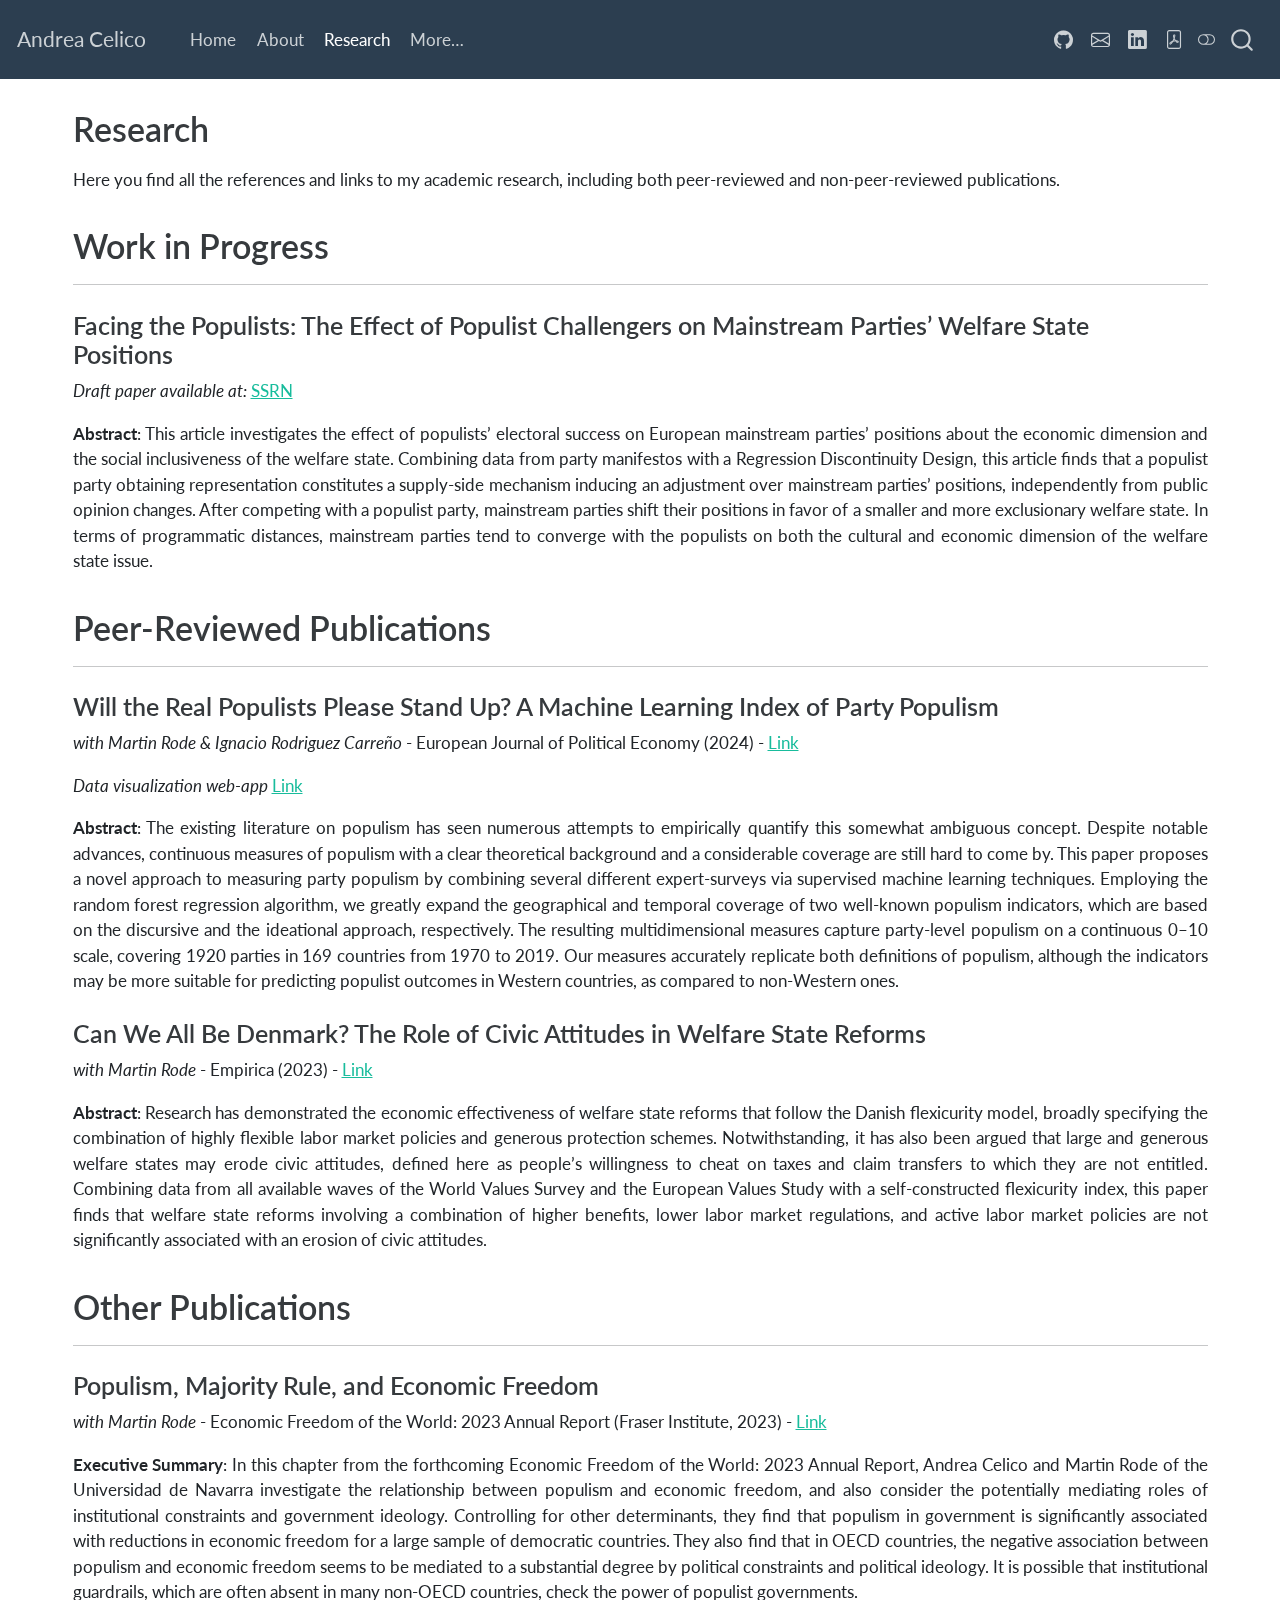
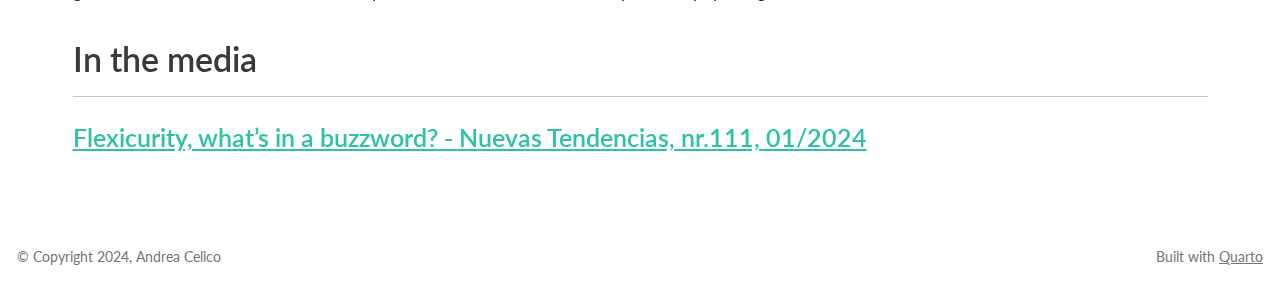
<file: docs/research.html>
<!DOCTYPE html>
<html xmlns="http://www.w3.org/1999/xhtml" lang="en" xml:lang="en"><head>

<meta charset="utf-8">
<meta name="generator" content="quarto-1.3.450">

<meta name="viewport" content="width=device-width, initial-scale=1.0, user-scalable=yes">


<title>Andrea Celico - Research</title>
<style>
code{white-space: pre-wrap;}
span.smallcaps{font-variant: small-caps;}
div.columns{display: flex; gap: min(4vw, 1.5em);}
div.column{flex: auto; overflow-x: auto;}
div.hanging-indent{margin-left: 1.5em; text-indent: -1.5em;}
ul.task-list{list-style: none;}
ul.task-list li input[type="checkbox"] {
  width: 0.8em;
  margin: 0 0.8em 0.2em -1em; /* quarto-specific, see https://github.com/quarto-dev/quarto-cli/issues/4556 */ 
  vertical-align: middle;
}
</style>


<script src="site_libs/quarto-nav/quarto-nav.js"></script>
<script src="site_libs/quarto-nav/headroom.min.js"></script>
<script src="site_libs/clipboard/clipboard.min.js"></script>
<script src="site_libs/quarto-search/autocomplete.umd.js"></script>
<script src="site_libs/quarto-search/fuse.min.js"></script>
<script src="site_libs/quarto-search/quarto-search.js"></script>
<meta name="quarto:offset" content="./">
<script src="site_libs/quarto-html/quarto.js"></script>
<script src="site_libs/quarto-html/popper.min.js"></script>
<script src="site_libs/quarto-html/tippy.umd.min.js"></script>
<script src="site_libs/quarto-html/anchor.min.js"></script>
<link href="site_libs/quarto-html/tippy.css" rel="stylesheet">
<link href="site_libs/quarto-html/quarto-syntax-highlighting.css" rel="stylesheet" class="quarto-color-scheme" id="quarto-text-highlighting-styles">
<link href="site_libs/quarto-html/quarto-syntax-highlighting-dark.css" rel="prefetch" class="quarto-color-scheme quarto-color-alternate" id="quarto-text-highlighting-styles">
<script src="site_libs/bootstrap/bootstrap.min.js"></script>
<link href="site_libs/bootstrap/bootstrap-icons.css" rel="stylesheet">
<link href="site_libs/bootstrap/bootstrap.min.css" rel="stylesheet" class="quarto-color-scheme" id="quarto-bootstrap" data-mode="light">
<link href="site_libs/bootstrap/bootstrap-dark.min.css" rel="prefetch" class="quarto-color-scheme quarto-color-alternate" id="quarto-bootstrap" data-mode="dark">
<script id="quarto-search-options" type="application/json">{
  "location": "navbar",
  "copy-button": false,
  "collapse-after": 3,
  "panel-placement": "end",
  "type": "overlay",
  "limit": 20,
  "language": {
    "search-no-results-text": "No results",
    "search-matching-documents-text": "matching documents",
    "search-copy-link-title": "Copy link to search",
    "search-hide-matches-text": "Hide additional matches",
    "search-more-match-text": "more match in this document",
    "search-more-matches-text": "more matches in this document",
    "search-clear-button-title": "Clear",
    "search-detached-cancel-button-title": "Cancel",
    "search-submit-button-title": "Submit",
    "search-label": "Search"
  }
}</script>


</head>

<body class="nav-fixed">

<div id="quarto-search-results"></div>
  <header id="quarto-header" class="headroom fixed-top">
    <nav class="navbar navbar-expand-lg navbar-dark ">
      <div class="navbar-container container-fluid">
      <div class="navbar-brand-container">
    <a class="navbar-brand" href="./index.html">
    <span class="navbar-title">Andrea Celico</span>
    </a>
  </div>
            <div id="quarto-search" class="" title="Search"></div>
          <button class="navbar-toggler" type="button" data-bs-toggle="collapse" data-bs-target="#navbarCollapse" aria-controls="navbarCollapse" aria-expanded="false" aria-label="Toggle navigation" onclick="if (window.quartoToggleHeadroom) { window.quartoToggleHeadroom(); }">
  <span class="navbar-toggler-icon"></span>
</button>
          <div class="collapse navbar-collapse" id="navbarCollapse">
            <ul class="navbar-nav navbar-nav-scroll me-auto">
  <li class="nav-item">
    <a class="nav-link" href="./index.html" rel="" target="">
 <span class="menu-text">Home</span></a>
  </li>  
  <li class="nav-item">
    <a class="nav-link" href="./about_me.html" rel="" target="">
 <span class="menu-text">About</span></a>
  </li>  
  <li class="nav-item">
    <a class="nav-link active" href="./research.html" rel="" target="" aria-current="page">
 <span class="menu-text">Research</span></a>
  </li>  
  <li class="nav-item">
    <a class="nav-link" href="./presentations.html" rel="" target="">
 <span class="menu-text">More…</span></a>
  </li>  
</ul>
            <ul class="navbar-nav navbar-nav-scroll ms-auto">
  <li class="nav-item compact">
    <a class="nav-link" href="https://github.com/acelico" rel="" target=""><i class="bi bi-github" role="img" aria-label="GitHub">
</i> 
 <span class="menu-text"></span></a>
  </li>  
  <li class="nav-item compact">
    <a class="nav-link" href="mailto:and.celico@gmail.com" rel="" target=""><i class="bi bi-envelope" role="img" aria-label="Email">
</i> 
 <span class="menu-text"></span></a>
  </li>  
  <li class="nav-item compact">
    <a class="nav-link" href="https://www.linkedin.com/in/andrea-celico/" rel="" target=""><i class="bi bi-linkedin" role="img" aria-label="LinkedIn">
</i> 
 <span class="menu-text"></span></a>
  </li>  
  <li class="nav-item compact">
    <a class="nav-link" href="https://drive.google.com/file/d/1b4tYCYyWhijTKGp5_z0kAa58YF3AU2pC/view?usp=sharing" rel="" target=""><i class="bi bi-file-pdf" role="img" aria-label="CV">
</i> 
 <span class="menu-text"></span></a>
  </li>  
</ul>
            <div class="quarto-navbar-tools">
  <a href="" class="quarto-color-scheme-toggle quarto-navigation-tool  px-1" onclick="window.quartoToggleColorScheme(); return false;" title="Toggle dark mode"><i class="bi"></i></a>
</div>
          </div> <!-- /navcollapse -->
      </div> <!-- /container-fluid -->
    </nav>
</header>
<!-- content -->
<div id="quarto-content" class="quarto-container page-columns page-rows-contents page-layout-full page-navbar">
<!-- sidebar -->
<!-- margin-sidebar -->
    
<!-- main -->
<main class="content column-page" id="quarto-document-content">

<header id="title-block-header" class="quarto-title-block default">
<div class="quarto-title">
<h1 class="title">Research</h1>
</div>



<div class="quarto-title-meta">

    
  
    
  </div>
  

</header>

<div class="cell">
<style type="text/css">
.justify {
  text-align: justify !important
}
</style>
</div>
<p>Here you find all the references and links to my academic research, including both peer-reviewed and non-peer-reviewed publications.</p>
<section id="work-in-progress" class="level1">
<h1>Work in Progress</h1>
<hr>
<section id="facing-the-populists-the-effect-of-populist-challengers-on-mainstream-parties-welfare-state-positions" class="level3">
<h3 class="anchored" data-anchor-id="facing-the-populists-the-effect-of-populist-challengers-on-mainstream-parties-welfare-state-positions">Facing the Populists: The Effect of Populist Challengers on Mainstream Parties’ Welfare State Positions</h3>
<p><em>Draft paper available at:</em> <a href="https://papers.ssrn.com/sol3/papers.cfm?abstract_id=4643366">SSRN</a></p>
<div class="justify">
<p><strong>Abstract</strong>: This article investigates the effect of populists’ electoral success on European mainstream parties’ positions about the economic dimension and the social inclusiveness of the welfare state. Combining data from party manifestos with a Regression Discontinuity Design, this article finds that a populist party obtaining representation constitutes a supply-side mechanism inducing an adjustment over mainstream parties’ positions, independently from public opinion changes. After competing with a populist party, mainstream parties shift their positions in favor of a smaller and more exclusionary welfare state. In terms of programmatic distances, mainstream parties tend to converge with the populists on both the cultural and economic dimension of the welfare state issue.</p>
</div>
</section>
</section>
<section id="peer-reviewed-publications" class="level1">
<h1>Peer-Reviewed Publications</h1>
<hr>
<section id="will-the-real-populists-please-stand-up-a-machine-learning-index-of-party-populism" class="level3">
<h3 class="anchored" data-anchor-id="will-the-real-populists-please-stand-up-a-machine-learning-index-of-party-populism">Will the Real Populists Please Stand Up? A Machine Learning Index of Party Populism</h3>
<p><em>with Martin Rode &amp; Ignacio Rodriguez Carreño</em> - European Journal of Political Economy (2024) - <a href="https://www.sciencedirect.com/science/article/pii/S0176268024000314?via%3Dihub">Link</a></p>
<p><em>Data visualization web-app</em> <a href="https://acelico.shinyapps.io/rfpopi_app/">Link</a></p>
<div class="justify">
<p><strong>Abstract</strong>: The existing literature on populism has seen numerous attempts to empirically quantify this somewhat ambiguous concept. Despite notable advances, continuous measures of populism with a clear theoretical background and a considerable coverage are still hard to come by. This paper proposes a novel approach to measuring party populism by combining several different expert-surveys via supervised machine learning techniques. Employing the random forest regression algorithm, we greatly expand the geographical and temporal coverage of two well-known populism indicators, which are based on the discursive and the ideational approach, respectively. The resulting multidimensional measures capture party-level populism on a continuous 0–10 scale, covering 1920 parties in 169 countries from 1970 to 2019. Our measures accurately replicate both definitions of populism, although the indicators may be more suitable for predicting populist outcomes in Western countries, as compared to non-Western ones.</p>
</div>
</section>
<section id="can-we-all-be-denmark-the-role-of-civic-attitudes-in-welfare-state-reforms" class="level3">
<h3 class="anchored" data-anchor-id="can-we-all-be-denmark-the-role-of-civic-attitudes-in-welfare-state-reforms">Can We All Be Denmark? The Role of Civic Attitudes in Welfare State Reforms</h3>
<p><em>with Martin Rode</em> - Empirica (2023) - <a href="https://link.springer.com/article/10.1007/s10663-023-09588-7">Link</a></p>
<div class="justify">
<p><strong>Abstract</strong>: Research has demonstrated the economic effectiveness of welfare state reforms that follow the Danish flexicurity model, broadly specifying the combination of highly flexible labor market policies and generous protection schemes. Notwithstanding, it has also been argued that large and generous welfare states may erode civic attitudes, defined here as people’s willingness to cheat on taxes and claim transfers to which they are not entitled. Combining data from all available waves of the World Values Survey and the European Values Study with a self-constructed flexicurity index, this paper finds that welfare state reforms involving a combination of higher benefits, lower labor market regulations, and active labor market policies are not significantly associated with an erosion of civic attitudes.</p>
</div>
</section>
</section>
<section id="other-publications" class="level1">
<h1>Other Publications</h1>
<hr>
<section id="populism-majority-rule-and-economic-freedom" class="level3">
<h3 class="anchored" data-anchor-id="populism-majority-rule-and-economic-freedom">Populism, Majority Rule, and Economic Freedom</h3>
<p><em>with Martin Rode</em> - Economic Freedom of the World: 2023 Annual Report (Fraser Institute, 2023) - <a href="https://www.fraserinstitute.org/sites/default/files/populism-majority-rule-and-economic-freedom-ch3.pdf">Link</a></p>
<div class="justify">
<p><strong>Executive Summary</strong>: In this chapter from the forthcoming Economic Freedom of the World: 2023 Annual Report, Andrea Celico and Martin Rode of the Universidad de Navarra investigate the relationship between populism and economic freedom, and also consider the potentially mediating roles of institutional constraints and government ideology. Controlling for other determinants, they find that populism in government is significantly associated with reductions in economic freedom for a large sample of democratic countries. They also find that in OECD countries, the negative association between populism and economic freedom seems to be mediated to a substantial degree by political constraints and political ideology. It is possible that institutional guardrails, which are often absent in many non-OECD countries, check the power of populist governments.</p>
</div>
</section>
</section>
<section id="in-the-media" class="level1">
<h1>In the media</h1>
<hr>
<section id="flexicurity-whats-in-a-buzzword---nuevas-tendencias-nr.111-012024" class="level3">
<h3 class="anchored" data-anchor-id="flexicurity-whats-in-a-buzzword---nuevas-tendencias-nr.111-012024"><a href="https://www.google.com/url?sa=t&amp;rct=j&amp;q=&amp;esrc=s&amp;source=web&amp;cd=&amp;ved=2ahUKEwjH_JT9nbWGAxVQ-AIHHTuHAXwQFnoECBkQAQ&amp;url=https%3A%2F%2Frevistas.unav.edu%2Findex.php%2Fnuevas-tendencias%2Farticle%2Fdownload%2F47456%2F37956%2F&amp;usg=AOvVaw3FG7ilxBuZJUPOY1bWZNqK&amp;opi=89978449">Flexicurity, what’s in a buzzword? - Nuevas Tendencias, nr.111, 01/2024</a></h3>


</section>
</section>

</main> <!-- /main -->
<script id="quarto-html-after-body" type="application/javascript">
window.document.addEventListener("DOMContentLoaded", function (event) {
  const toggleBodyColorMode = (bsSheetEl) => {
    const mode = bsSheetEl.getAttribute("data-mode");
    const bodyEl = window.document.querySelector("body");
    if (mode === "dark") {
      bodyEl.classList.add("quarto-dark");
      bodyEl.classList.remove("quarto-light");
    } else {
      bodyEl.classList.add("quarto-light");
      bodyEl.classList.remove("quarto-dark");
    }
  }
  const toggleBodyColorPrimary = () => {
    const bsSheetEl = window.document.querySelector("link#quarto-bootstrap");
    if (bsSheetEl) {
      toggleBodyColorMode(bsSheetEl);
    }
  }
  toggleBodyColorPrimary();  
  const disableStylesheet = (stylesheets) => {
    for (let i=0; i < stylesheets.length; i++) {
      const stylesheet = stylesheets[i];
      stylesheet.rel = 'prefetch';
    }
  }
  const enableStylesheet = (stylesheets) => {
    for (let i=0; i < stylesheets.length; i++) {
      const stylesheet = stylesheets[i];
      stylesheet.rel = 'stylesheet';
    }
  }
  const manageTransitions = (selector, allowTransitions) => {
    const els = window.document.querySelectorAll(selector);
    for (let i=0; i < els.length; i++) {
      const el = els[i];
      if (allowTransitions) {
        el.classList.remove('notransition');
      } else {
        el.classList.add('notransition');
      }
    }
  }
  const toggleColorMode = (alternate) => {
    // Switch the stylesheets
    const alternateStylesheets = window.document.querySelectorAll('link.quarto-color-scheme.quarto-color-alternate');
    manageTransitions('#quarto-margin-sidebar .nav-link', false);
    if (alternate) {
      enableStylesheet(alternateStylesheets);
      for (const sheetNode of alternateStylesheets) {
        if (sheetNode.id === "quarto-bootstrap") {
          toggleBodyColorMode(sheetNode);
        }
      }
    } else {
      disableStylesheet(alternateStylesheets);
      toggleBodyColorPrimary();
    }
    manageTransitions('#quarto-margin-sidebar .nav-link', true);
    // Switch the toggles
    const toggles = window.document.querySelectorAll('.quarto-color-scheme-toggle');
    for (let i=0; i < toggles.length; i++) {
      const toggle = toggles[i];
      if (toggle) {
        if (alternate) {
          toggle.classList.add("alternate");     
        } else {
          toggle.classList.remove("alternate");
        }
      }
    }
    // Hack to workaround the fact that safari doesn't
    // properly recolor the scrollbar when toggling (#1455)
    if (navigator.userAgent.indexOf('Safari') > 0 && navigator.userAgent.indexOf('Chrome') == -1) {
      manageTransitions("body", false);
      window.scrollTo(0, 1);
      setTimeout(() => {
        window.scrollTo(0, 0);
        manageTransitions("body", true);
      }, 40);  
    }
  }
  const isFileUrl = () => { 
    return window.location.protocol === 'file:';
  }
  const hasAlternateSentinel = () => {  
    let styleSentinel = getColorSchemeSentinel();
    if (styleSentinel !== null) {
      return styleSentinel === "alternate";
    } else {
      return false;
    }
  }
  const setStyleSentinel = (alternate) => {
    const value = alternate ? "alternate" : "default";
    if (!isFileUrl()) {
      window.localStorage.setItem("quarto-color-scheme", value);
    } else {
      localAlternateSentinel = value;
    }
  }
  const getColorSchemeSentinel = () => {
    if (!isFileUrl()) {
      const storageValue = window.localStorage.getItem("quarto-color-scheme");
      return storageValue != null ? storageValue : localAlternateSentinel;
    } else {
      return localAlternateSentinel;
    }
  }
  let localAlternateSentinel = 'default';
  // Dark / light mode switch
  window.quartoToggleColorScheme = () => {
    // Read the current dark / light value 
    let toAlternate = !hasAlternateSentinel();
    toggleColorMode(toAlternate);
    setStyleSentinel(toAlternate);
  };
  // Ensure there is a toggle, if there isn't float one in the top right
  if (window.document.querySelector('.quarto-color-scheme-toggle') === null) {
    const a = window.document.createElement('a');
    a.classList.add('top-right');
    a.classList.add('quarto-color-scheme-toggle');
    a.href = "";
    a.onclick = function() { try { window.quartoToggleColorScheme(); } catch {} return false; };
    const i = window.document.createElement("i");
    i.classList.add('bi');
    a.appendChild(i);
    window.document.body.appendChild(a);
  }
  // Switch to dark mode if need be
  if (hasAlternateSentinel()) {
    toggleColorMode(true);
  } else {
    toggleColorMode(false);
  }
  const icon = "";
  const anchorJS = new window.AnchorJS();
  anchorJS.options = {
    placement: 'right',
    icon: icon
  };
  anchorJS.add('.anchored');
  const isCodeAnnotation = (el) => {
    for (const clz of el.classList) {
      if (clz.startsWith('code-annotation-')) {                     
        return true;
      }
    }
    return false;
  }
  const clipboard = new window.ClipboardJS('.code-copy-button', {
    text: function(trigger) {
      const codeEl = trigger.previousElementSibling.cloneNode(true);
      for (const childEl of codeEl.children) {
        if (isCodeAnnotation(childEl)) {
          childEl.remove();
        }
      }
      return codeEl.innerText;
    }
  });
  clipboard.on('success', function(e) {
    // button target
    const button = e.trigger;
    // don't keep focus
    button.blur();
    // flash "checked"
    button.classList.add('code-copy-button-checked');
    var currentTitle = button.getAttribute("title");
    button.setAttribute("title", "Copied!");
    let tooltip;
    if (window.bootstrap) {
      button.setAttribute("data-bs-toggle", "tooltip");
      button.setAttribute("data-bs-placement", "left");
      button.setAttribute("data-bs-title", "Copied!");
      tooltip = new bootstrap.Tooltip(button, 
        { trigger: "manual", 
          customClass: "code-copy-button-tooltip",
          offset: [0, -8]});
      tooltip.show();    
    }
    setTimeout(function() {
      if (tooltip) {
        tooltip.hide();
        button.removeAttribute("data-bs-title");
        button.removeAttribute("data-bs-toggle");
        button.removeAttribute("data-bs-placement");
      }
      button.setAttribute("title", currentTitle);
      button.classList.remove('code-copy-button-checked');
    }, 1000);
    // clear code selection
    e.clearSelection();
  });
  function tippyHover(el, contentFn) {
    const config = {
      allowHTML: true,
      content: contentFn,
      maxWidth: 500,
      delay: 100,
      arrow: false,
      appendTo: function(el) {
          return el.parentElement;
      },
      interactive: true,
      interactiveBorder: 10,
      theme: 'quarto',
      placement: 'bottom-start'
    };
    window.tippy(el, config); 
  }
  const noterefs = window.document.querySelectorAll('a[role="doc-noteref"]');
  for (var i=0; i<noterefs.length; i++) {
    const ref = noterefs[i];
    tippyHover(ref, function() {
      // use id or data attribute instead here
      let href = ref.getAttribute('data-footnote-href') || ref.getAttribute('href');
      try { href = new URL(href).hash; } catch {}
      const id = href.replace(/^#\/?/, "");
      const note = window.document.getElementById(id);
      return note.innerHTML;
    });
  }
      let selectedAnnoteEl;
      const selectorForAnnotation = ( cell, annotation) => {
        let cellAttr = 'data-code-cell="' + cell + '"';
        let lineAttr = 'data-code-annotation="' +  annotation + '"';
        const selector = 'span[' + cellAttr + '][' + lineAttr + ']';
        return selector;
      }
      const selectCodeLines = (annoteEl) => {
        const doc = window.document;
        const targetCell = annoteEl.getAttribute("data-target-cell");
        const targetAnnotation = annoteEl.getAttribute("data-target-annotation");
        const annoteSpan = window.document.querySelector(selectorForAnnotation(targetCell, targetAnnotation));
        const lines = annoteSpan.getAttribute("data-code-lines").split(",");
        const lineIds = lines.map((line) => {
          return targetCell + "-" + line;
        })
        let top = null;
        let height = null;
        let parent = null;
        if (lineIds.length > 0) {
            //compute the position of the single el (top and bottom and make a div)
            const el = window.document.getElementById(lineIds[0]);
            top = el.offsetTop;
            height = el.offsetHeight;
            parent = el.parentElement.parentElement;
          if (lineIds.length > 1) {
            const lastEl = window.document.getElementById(lineIds[lineIds.length - 1]);
            const bottom = lastEl.offsetTop + lastEl.offsetHeight;
            height = bottom - top;
          }
          if (top !== null && height !== null && parent !== null) {
            // cook up a div (if necessary) and position it 
            let div = window.document.getElementById("code-annotation-line-highlight");
            if (div === null) {
              div = window.document.createElement("div");
              div.setAttribute("id", "code-annotation-line-highlight");
              div.style.position = 'absolute';
              parent.appendChild(div);
            }
            div.style.top = top - 2 + "px";
            div.style.height = height + 4 + "px";
            let gutterDiv = window.document.getElementById("code-annotation-line-highlight-gutter");
            if (gutterDiv === null) {
              gutterDiv = window.document.createElement("div");
              gutterDiv.setAttribute("id", "code-annotation-line-highlight-gutter");
              gutterDiv.style.position = 'absolute';
              const codeCell = window.document.getElementById(targetCell);
              const gutter = codeCell.querySelector('.code-annotation-gutter');
              gutter.appendChild(gutterDiv);
            }
            gutterDiv.style.top = top - 2 + "px";
            gutterDiv.style.height = height + 4 + "px";
          }
          selectedAnnoteEl = annoteEl;
        }
      };
      const unselectCodeLines = () => {
        const elementsIds = ["code-annotation-line-highlight", "code-annotation-line-highlight-gutter"];
        elementsIds.forEach((elId) => {
          const div = window.document.getElementById(elId);
          if (div) {
            div.remove();
          }
        });
        selectedAnnoteEl = undefined;
      };
      // Attach click handler to the DT
      const annoteDls = window.document.querySelectorAll('dt[data-target-cell]');
      for (const annoteDlNode of annoteDls) {
        annoteDlNode.addEventListener('click', (event) => {
          const clickedEl = event.target;
          if (clickedEl !== selectedAnnoteEl) {
            unselectCodeLines();
            const activeEl = window.document.querySelector('dt[data-target-cell].code-annotation-active');
            if (activeEl) {
              activeEl.classList.remove('code-annotation-active');
            }
            selectCodeLines(clickedEl);
            clickedEl.classList.add('code-annotation-active');
          } else {
            // Unselect the line
            unselectCodeLines();
            clickedEl.classList.remove('code-annotation-active');
          }
        });
      }
  const findCites = (el) => {
    const parentEl = el.parentElement;
    if (parentEl) {
      const cites = parentEl.dataset.cites;
      if (cites) {
        return {
          el,
          cites: cites.split(' ')
        };
      } else {
        return findCites(el.parentElement)
      }
    } else {
      return undefined;
    }
  };
  var bibliorefs = window.document.querySelectorAll('a[role="doc-biblioref"]');
  for (var i=0; i<bibliorefs.length; i++) {
    const ref = bibliorefs[i];
    const citeInfo = findCites(ref);
    if (citeInfo) {
      tippyHover(citeInfo.el, function() {
        var popup = window.document.createElement('div');
        citeInfo.cites.forEach(function(cite) {
          var citeDiv = window.document.createElement('div');
          citeDiv.classList.add('hanging-indent');
          citeDiv.classList.add('csl-entry');
          var biblioDiv = window.document.getElementById('ref-' + cite);
          if (biblioDiv) {
            citeDiv.innerHTML = biblioDiv.innerHTML;
          }
          popup.appendChild(citeDiv);
        });
        return popup.innerHTML;
      });
    }
  }
});
</script>
</div> <!-- /content -->
<footer class="footer">
  <div class="nav-footer">
    <div class="nav-footer-left">© Copyright 2024, Andrea Celico</div>   
    <div class="nav-footer-center">
      &nbsp;
    </div>
    <div class="nav-footer-right">Built with <a href="https://quarto.org/">Quarto</a></div>
  </div>
</footer>



</body></html>
</file>
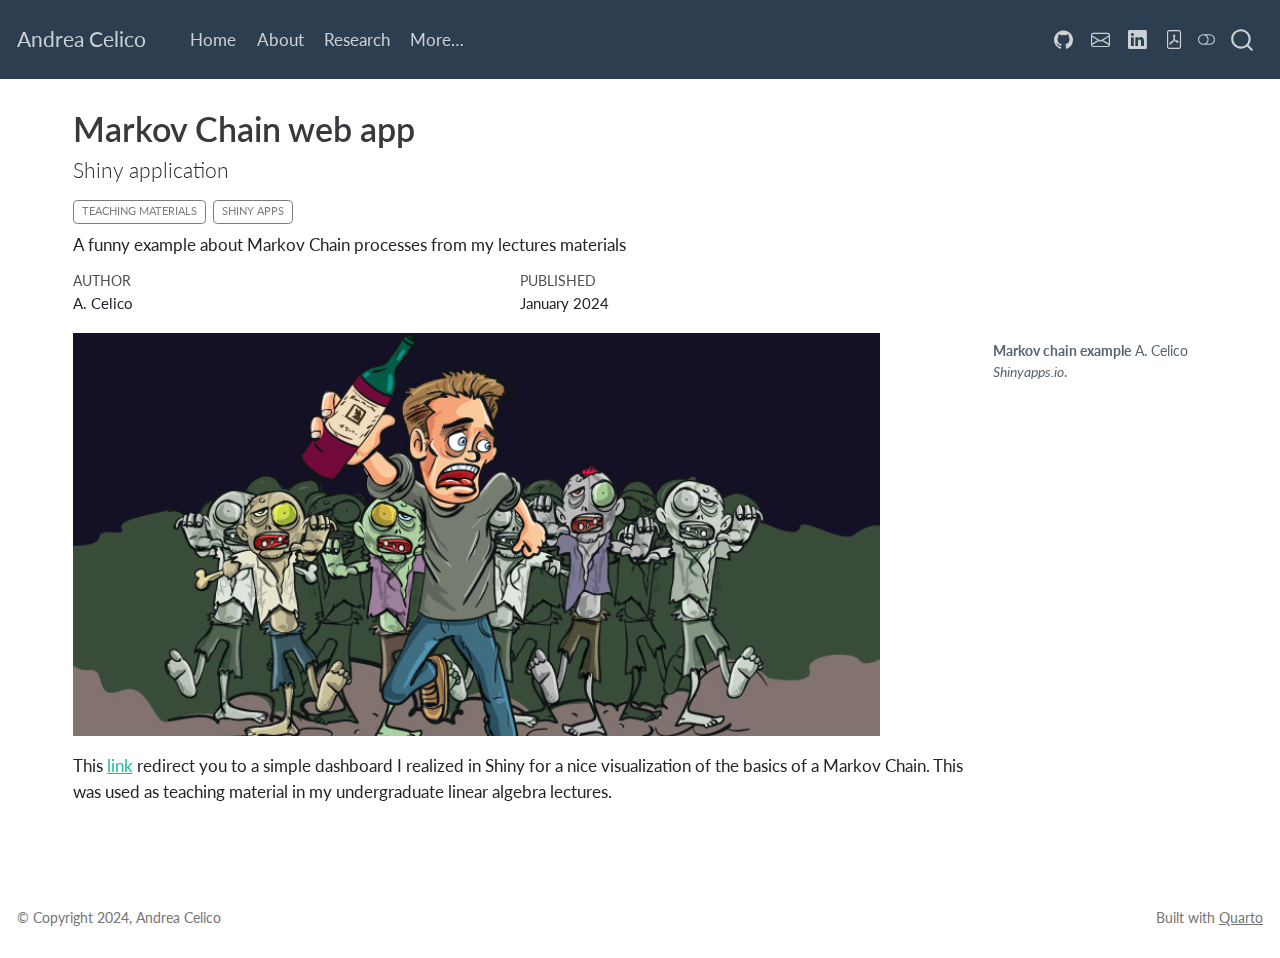
<file: docs/blog/markov_chain_app/markov_chain_post.html>
<!DOCTYPE html>
<html xmlns="http://www.w3.org/1999/xhtml" lang="en" xml:lang="en"><head>

<meta charset="utf-8">
<meta name="generator" content="quarto-1.3.450">

<meta name="viewport" content="width=device-width, initial-scale=1.0, user-scalable=yes">

<meta name="author" content="A. Celico">
<meta name="description" content="A funny example about Markov Chain processes from my lectures materials">

<title>Andrea Celico - Markov Chain web app</title>
<style>
code{white-space: pre-wrap;}
span.smallcaps{font-variant: small-caps;}
div.columns{display: flex; gap: min(4vw, 1.5em);}
div.column{flex: auto; overflow-x: auto;}
div.hanging-indent{margin-left: 1.5em; text-indent: -1.5em;}
ul.task-list{list-style: none;}
ul.task-list li input[type="checkbox"] {
  width: 0.8em;
  margin: 0 0.8em 0.2em -1em; /* quarto-specific, see https://github.com/quarto-dev/quarto-cli/issues/4556 */ 
  vertical-align: middle;
}
</style>


<script src="../../site_libs/quarto-nav/quarto-nav.js"></script>
<script src="../../site_libs/quarto-nav/headroom.min.js"></script>
<script src="../../site_libs/clipboard/clipboard.min.js"></script>
<script src="../../site_libs/quarto-search/autocomplete.umd.js"></script>
<script src="../../site_libs/quarto-search/fuse.min.js"></script>
<script src="../../site_libs/quarto-search/quarto-search.js"></script>
<meta name="quarto:offset" content="../../">
<script src="../../site_libs/quarto-html/quarto.js"></script>
<script src="../../site_libs/quarto-html/popper.min.js"></script>
<script src="../../site_libs/quarto-html/tippy.umd.min.js"></script>
<script src="../../site_libs/quarto-html/anchor.min.js"></script>
<link href="../../site_libs/quarto-html/tippy.css" rel="stylesheet">
<link href="../../site_libs/quarto-html/quarto-syntax-highlighting.css" rel="stylesheet" class="quarto-color-scheme" id="quarto-text-highlighting-styles">
<link href="../../site_libs/quarto-html/quarto-syntax-highlighting-dark.css" rel="prefetch" class="quarto-color-scheme quarto-color-alternate" id="quarto-text-highlighting-styles">
<script src="../../site_libs/bootstrap/bootstrap.min.js"></script>
<link href="../../site_libs/bootstrap/bootstrap-icons.css" rel="stylesheet">
<link href="../../site_libs/bootstrap/bootstrap.min.css" rel="stylesheet" class="quarto-color-scheme" id="quarto-bootstrap" data-mode="light">
<link href="../../site_libs/bootstrap/bootstrap-dark.min.css" rel="prefetch" class="quarto-color-scheme quarto-color-alternate" id="quarto-bootstrap" data-mode="dark">
<script id="quarto-search-options" type="application/json">{
  "location": "navbar",
  "copy-button": false,
  "collapse-after": 3,
  "panel-placement": "end",
  "type": "overlay",
  "limit": 20,
  "language": {
    "search-no-results-text": "No results",
    "search-matching-documents-text": "matching documents",
    "search-copy-link-title": "Copy link to search",
    "search-hide-matches-text": "Hide additional matches",
    "search-more-match-text": "more match in this document",
    "search-more-matches-text": "more matches in this document",
    "search-clear-button-title": "Clear",
    "search-detached-cancel-button-title": "Cancel",
    "search-submit-button-title": "Submit",
    "search-label": "Search"
  }
}</script>


</head>

<body class="nav-fixed">

<div id="quarto-search-results"></div>
  <header id="quarto-header" class="headroom fixed-top">
    <nav class="navbar navbar-expand-lg navbar-dark ">
      <div class="navbar-container container-fluid">
      <div class="navbar-brand-container">
    <a class="navbar-brand" href="../../index.html">
    <span class="navbar-title">Andrea Celico</span>
    </a>
  </div>
            <div id="quarto-search" class="" title="Search"></div>
          <button class="navbar-toggler" type="button" data-bs-toggle="collapse" data-bs-target="#navbarCollapse" aria-controls="navbarCollapse" aria-expanded="false" aria-label="Toggle navigation" onclick="if (window.quartoToggleHeadroom) { window.quartoToggleHeadroom(); }">
  <span class="navbar-toggler-icon"></span>
</button>
          <div class="collapse navbar-collapse" id="navbarCollapse">
            <ul class="navbar-nav navbar-nav-scroll me-auto">
  <li class="nav-item">
    <a class="nav-link" href="../../index.html" rel="" target="">
 <span class="menu-text">Home</span></a>
  </li>  
  <li class="nav-item">
    <a class="nav-link" href="../../about_me.html" rel="" target="">
 <span class="menu-text">About</span></a>
  </li>  
  <li class="nav-item">
    <a class="nav-link" href="../../research.html" rel="" target="">
 <span class="menu-text">Research</span></a>
  </li>  
  <li class="nav-item">
    <a class="nav-link" href="../../presentations.html" rel="" target="">
 <span class="menu-text">More…</span></a>
  </li>  
</ul>
            <ul class="navbar-nav navbar-nav-scroll ms-auto">
  <li class="nav-item compact">
    <a class="nav-link" href="https://github.com/acelico" rel="" target=""><i class="bi bi-github" role="img" aria-label="GitHub">
</i> 
 <span class="menu-text"></span></a>
  </li>  
  <li class="nav-item compact">
    <a class="nav-link" href="mailto:and.celico@gmail.com" rel="" target=""><i class="bi bi-envelope" role="img" aria-label="Email">
</i> 
 <span class="menu-text"></span></a>
  </li>  
  <li class="nav-item compact">
    <a class="nav-link" href="https://www.linkedin.com/in/andrea-celico/" rel="" target=""><i class="bi bi-linkedin" role="img" aria-label="LinkedIn">
</i> 
 <span class="menu-text"></span></a>
  </li>  
  <li class="nav-item compact">
    <a class="nav-link" href="https://drive.google.com/file/d/1b4tYCYyWhijTKGp5_z0kAa58YF3AU2pC/view?usp=sharing" rel="" target=""><i class="bi bi-file-pdf" role="img" aria-label="CV">
</i> 
 <span class="menu-text"></span></a>
  </li>  
</ul>
            <div class="quarto-navbar-tools">
  <a href="" class="quarto-color-scheme-toggle quarto-navigation-tool  px-1" onclick="window.quartoToggleColorScheme(); return false;" title="Toggle dark mode"><i class="bi"></i></a>
</div>
          </div> <!-- /navcollapse -->
      </div> <!-- /container-fluid -->
    </nav>
</header>
<!-- content -->
<div id="quarto-content" class="quarto-container page-columns page-rows-contents page-layout-full page-navbar">
<!-- sidebar -->
<!-- margin-sidebar -->
    <div id="quarto-margin-sidebar" class="sidebar margin-sidebar">
        
    </div>
<!-- main -->
<main class="content page-columns page-full column-page-left" id="quarto-document-content">

<header id="title-block-header" class="quarto-title-block default">
<div class="quarto-title">
<h1 class="title">Markov Chain web app</h1>
<p class="subtitle lead">Shiny application</p>
  <div class="quarto-categories">
    <div class="quarto-category">Teaching materials</div>
    <div class="quarto-category">Shiny apps</div>
  </div>
  </div>

<div>
  <div class="description">
    A funny example about Markov Chain processes from my lectures materials
  </div>
</div>


<div class="quarto-title-meta">

    <div>
    <div class="quarto-title-meta-heading">Author</div>
    <div class="quarto-title-meta-contents">
             <p>A. Celico </p>
          </div>
  </div>
    
    <div>
    <div class="quarto-title-meta-heading">Published</div>
    <div class="quarto-title-meta-contents">
      <p class="date">January 2024</p>
    </div>
  </div>
  
    
  </div>
  

</header>

<p><img src="humans_zombies.png" class="img-fluid"></p>

<div class="no-row-height column-margin column-container"><div class="">
<p><strong>Markov chain example</strong> A. Celico <em>Shinyapps.io</em>.</p>
</div></div><p>This <a href="https://acelico.shinyapps.io/rfpopi_app/">link</a> redirect you to a simple dashboard I realized in Shiny for a nice visualization of the basics of a Markov Chain. This was used as teaching material in my undergraduate linear algebra lectures.</p>



</main> <!-- /main -->
<script id="quarto-html-after-body" type="application/javascript">
window.document.addEventListener("DOMContentLoaded", function (event) {
  const toggleBodyColorMode = (bsSheetEl) => {
    const mode = bsSheetEl.getAttribute("data-mode");
    const bodyEl = window.document.querySelector("body");
    if (mode === "dark") {
      bodyEl.classList.add("quarto-dark");
      bodyEl.classList.remove("quarto-light");
    } else {
      bodyEl.classList.add("quarto-light");
      bodyEl.classList.remove("quarto-dark");
    }
  }
  const toggleBodyColorPrimary = () => {
    const bsSheetEl = window.document.querySelector("link#quarto-bootstrap");
    if (bsSheetEl) {
      toggleBodyColorMode(bsSheetEl);
    }
  }
  toggleBodyColorPrimary();  
  const disableStylesheet = (stylesheets) => {
    for (let i=0; i < stylesheets.length; i++) {
      const stylesheet = stylesheets[i];
      stylesheet.rel = 'prefetch';
    }
  }
  const enableStylesheet = (stylesheets) => {
    for (let i=0; i < stylesheets.length; i++) {
      const stylesheet = stylesheets[i];
      stylesheet.rel = 'stylesheet';
    }
  }
  const manageTransitions = (selector, allowTransitions) => {
    const els = window.document.querySelectorAll(selector);
    for (let i=0; i < els.length; i++) {
      const el = els[i];
      if (allowTransitions) {
        el.classList.remove('notransition');
      } else {
        el.classList.add('notransition');
      }
    }
  }
  const toggleColorMode = (alternate) => {
    // Switch the stylesheets
    const alternateStylesheets = window.document.querySelectorAll('link.quarto-color-scheme.quarto-color-alternate');
    manageTransitions('#quarto-margin-sidebar .nav-link', false);
    if (alternate) {
      enableStylesheet(alternateStylesheets);
      for (const sheetNode of alternateStylesheets) {
        if (sheetNode.id === "quarto-bootstrap") {
          toggleBodyColorMode(sheetNode);
        }
      }
    } else {
      disableStylesheet(alternateStylesheets);
      toggleBodyColorPrimary();
    }
    manageTransitions('#quarto-margin-sidebar .nav-link', true);
    // Switch the toggles
    const toggles = window.document.querySelectorAll('.quarto-color-scheme-toggle');
    for (let i=0; i < toggles.length; i++) {
      const toggle = toggles[i];
      if (toggle) {
        if (alternate) {
          toggle.classList.add("alternate");     
        } else {
          toggle.classList.remove("alternate");
        }
      }
    }
    // Hack to workaround the fact that safari doesn't
    // properly recolor the scrollbar when toggling (#1455)
    if (navigator.userAgent.indexOf('Safari') > 0 && navigator.userAgent.indexOf('Chrome') == -1) {
      manageTransitions("body", false);
      window.scrollTo(0, 1);
      setTimeout(() => {
        window.scrollTo(0, 0);
        manageTransitions("body", true);
      }, 40);  
    }
  }
  const isFileUrl = () => { 
    return window.location.protocol === 'file:';
  }
  const hasAlternateSentinel = () => {  
    let styleSentinel = getColorSchemeSentinel();
    if (styleSentinel !== null) {
      return styleSentinel === "alternate";
    } else {
      return false;
    }
  }
  const setStyleSentinel = (alternate) => {
    const value = alternate ? "alternate" : "default";
    if (!isFileUrl()) {
      window.localStorage.setItem("quarto-color-scheme", value);
    } else {
      localAlternateSentinel = value;
    }
  }
  const getColorSchemeSentinel = () => {
    if (!isFileUrl()) {
      const storageValue = window.localStorage.getItem("quarto-color-scheme");
      return storageValue != null ? storageValue : localAlternateSentinel;
    } else {
      return localAlternateSentinel;
    }
  }
  let localAlternateSentinel = 'default';
  // Dark / light mode switch
  window.quartoToggleColorScheme = () => {
    // Read the current dark / light value 
    let toAlternate = !hasAlternateSentinel();
    toggleColorMode(toAlternate);
    setStyleSentinel(toAlternate);
  };
  // Ensure there is a toggle, if there isn't float one in the top right
  if (window.document.querySelector('.quarto-color-scheme-toggle') === null) {
    const a = window.document.createElement('a');
    a.classList.add('top-right');
    a.classList.add('quarto-color-scheme-toggle');
    a.href = "";
    a.onclick = function() { try { window.quartoToggleColorScheme(); } catch {} return false; };
    const i = window.document.createElement("i");
    i.classList.add('bi');
    a.appendChild(i);
    window.document.body.appendChild(a);
  }
  // Switch to dark mode if need be
  if (hasAlternateSentinel()) {
    toggleColorMode(true);
  } else {
    toggleColorMode(false);
  }
  const icon = "";
  const anchorJS = new window.AnchorJS();
  anchorJS.options = {
    placement: 'right',
    icon: icon
  };
  anchorJS.add('.anchored');
  const isCodeAnnotation = (el) => {
    for (const clz of el.classList) {
      if (clz.startsWith('code-annotation-')) {                     
        return true;
      }
    }
    return false;
  }
  const clipboard = new window.ClipboardJS('.code-copy-button', {
    text: function(trigger) {
      const codeEl = trigger.previousElementSibling.cloneNode(true);
      for (const childEl of codeEl.children) {
        if (isCodeAnnotation(childEl)) {
          childEl.remove();
        }
      }
      return codeEl.innerText;
    }
  });
  clipboard.on('success', function(e) {
    // button target
    const button = e.trigger;
    // don't keep focus
    button.blur();
    // flash "checked"
    button.classList.add('code-copy-button-checked');
    var currentTitle = button.getAttribute("title");
    button.setAttribute("title", "Copied!");
    let tooltip;
    if (window.bootstrap) {
      button.setAttribute("data-bs-toggle", "tooltip");
      button.setAttribute("data-bs-placement", "left");
      button.setAttribute("data-bs-title", "Copied!");
      tooltip = new bootstrap.Tooltip(button, 
        { trigger: "manual", 
          customClass: "code-copy-button-tooltip",
          offset: [0, -8]});
      tooltip.show();    
    }
    setTimeout(function() {
      if (tooltip) {
        tooltip.hide();
        button.removeAttribute("data-bs-title");
        button.removeAttribute("data-bs-toggle");
        button.removeAttribute("data-bs-placement");
      }
      button.setAttribute("title", currentTitle);
      button.classList.remove('code-copy-button-checked');
    }, 1000);
    // clear code selection
    e.clearSelection();
  });
  function tippyHover(el, contentFn) {
    const config = {
      allowHTML: true,
      content: contentFn,
      maxWidth: 500,
      delay: 100,
      arrow: false,
      appendTo: function(el) {
          return el.parentElement;
      },
      interactive: true,
      interactiveBorder: 10,
      theme: 'quarto',
      placement: 'bottom-start'
    };
    window.tippy(el, config); 
  }
  const noterefs = window.document.querySelectorAll('a[role="doc-noteref"]');
  for (var i=0; i<noterefs.length; i++) {
    const ref = noterefs[i];
    tippyHover(ref, function() {
      // use id or data attribute instead here
      let href = ref.getAttribute('data-footnote-href') || ref.getAttribute('href');
      try { href = new URL(href).hash; } catch {}
      const id = href.replace(/^#\/?/, "");
      const note = window.document.getElementById(id);
      return note.innerHTML;
    });
  }
      let selectedAnnoteEl;
      const selectorForAnnotation = ( cell, annotation) => {
        let cellAttr = 'data-code-cell="' + cell + '"';
        let lineAttr = 'data-code-annotation="' +  annotation + '"';
        const selector = 'span[' + cellAttr + '][' + lineAttr + ']';
        return selector;
      }
      const selectCodeLines = (annoteEl) => {
        const doc = window.document;
        const targetCell = annoteEl.getAttribute("data-target-cell");
        const targetAnnotation = annoteEl.getAttribute("data-target-annotation");
        const annoteSpan = window.document.querySelector(selectorForAnnotation(targetCell, targetAnnotation));
        const lines = annoteSpan.getAttribute("data-code-lines").split(",");
        const lineIds = lines.map((line) => {
          return targetCell + "-" + line;
        })
        let top = null;
        let height = null;
        let parent = null;
        if (lineIds.length > 0) {
            //compute the position of the single el (top and bottom and make a div)
            const el = window.document.getElementById(lineIds[0]);
            top = el.offsetTop;
            height = el.offsetHeight;
            parent = el.parentElement.parentElement;
          if (lineIds.length > 1) {
            const lastEl = window.document.getElementById(lineIds[lineIds.length - 1]);
            const bottom = lastEl.offsetTop + lastEl.offsetHeight;
            height = bottom - top;
          }
          if (top !== null && height !== null && parent !== null) {
            // cook up a div (if necessary) and position it 
            let div = window.document.getElementById("code-annotation-line-highlight");
            if (div === null) {
              div = window.document.createElement("div");
              div.setAttribute("id", "code-annotation-line-highlight");
              div.style.position = 'absolute';
              parent.appendChild(div);
            }
            div.style.top = top - 2 + "px";
            div.style.height = height + 4 + "px";
            let gutterDiv = window.document.getElementById("code-annotation-line-highlight-gutter");
            if (gutterDiv === null) {
              gutterDiv = window.document.createElement("div");
              gutterDiv.setAttribute("id", "code-annotation-line-highlight-gutter");
              gutterDiv.style.position = 'absolute';
              const codeCell = window.document.getElementById(targetCell);
              const gutter = codeCell.querySelector('.code-annotation-gutter');
              gutter.appendChild(gutterDiv);
            }
            gutterDiv.style.top = top - 2 + "px";
            gutterDiv.style.height = height + 4 + "px";
          }
          selectedAnnoteEl = annoteEl;
        }
      };
      const unselectCodeLines = () => {
        const elementsIds = ["code-annotation-line-highlight", "code-annotation-line-highlight-gutter"];
        elementsIds.forEach((elId) => {
          const div = window.document.getElementById(elId);
          if (div) {
            div.remove();
          }
        });
        selectedAnnoteEl = undefined;
      };
      // Attach click handler to the DT
      const annoteDls = window.document.querySelectorAll('dt[data-target-cell]');
      for (const annoteDlNode of annoteDls) {
        annoteDlNode.addEventListener('click', (event) => {
          const clickedEl = event.target;
          if (clickedEl !== selectedAnnoteEl) {
            unselectCodeLines();
            const activeEl = window.document.querySelector('dt[data-target-cell].code-annotation-active');
            if (activeEl) {
              activeEl.classList.remove('code-annotation-active');
            }
            selectCodeLines(clickedEl);
            clickedEl.classList.add('code-annotation-active');
          } else {
            // Unselect the line
            unselectCodeLines();
            clickedEl.classList.remove('code-annotation-active');
          }
        });
      }
  const findCites = (el) => {
    const parentEl = el.parentElement;
    if (parentEl) {
      const cites = parentEl.dataset.cites;
      if (cites) {
        return {
          el,
          cites: cites.split(' ')
        };
      } else {
        return findCites(el.parentElement)
      }
    } else {
      return undefined;
    }
  };
  var bibliorefs = window.document.querySelectorAll('a[role="doc-biblioref"]');
  for (var i=0; i<bibliorefs.length; i++) {
    const ref = bibliorefs[i];
    const citeInfo = findCites(ref);
    if (citeInfo) {
      tippyHover(citeInfo.el, function() {
        var popup = window.document.createElement('div');
        citeInfo.cites.forEach(function(cite) {
          var citeDiv = window.document.createElement('div');
          citeDiv.classList.add('hanging-indent');
          citeDiv.classList.add('csl-entry');
          var biblioDiv = window.document.getElementById('ref-' + cite);
          if (biblioDiv) {
            citeDiv.innerHTML = biblioDiv.innerHTML;
          }
          popup.appendChild(citeDiv);
        });
        return popup.innerHTML;
      });
    }
  }
});
</script>
</div> <!-- /content -->
<footer class="footer">
  <div class="nav-footer">
    <div class="nav-footer-left">© Copyright 2024, Andrea Celico</div>   
    <div class="nav-footer-center">
      &nbsp;
    </div>
    <div class="nav-footer-right">Built with <a href="https://quarto.org/">Quarto</a></div>
  </div>
</footer>



</body></html>
</file>
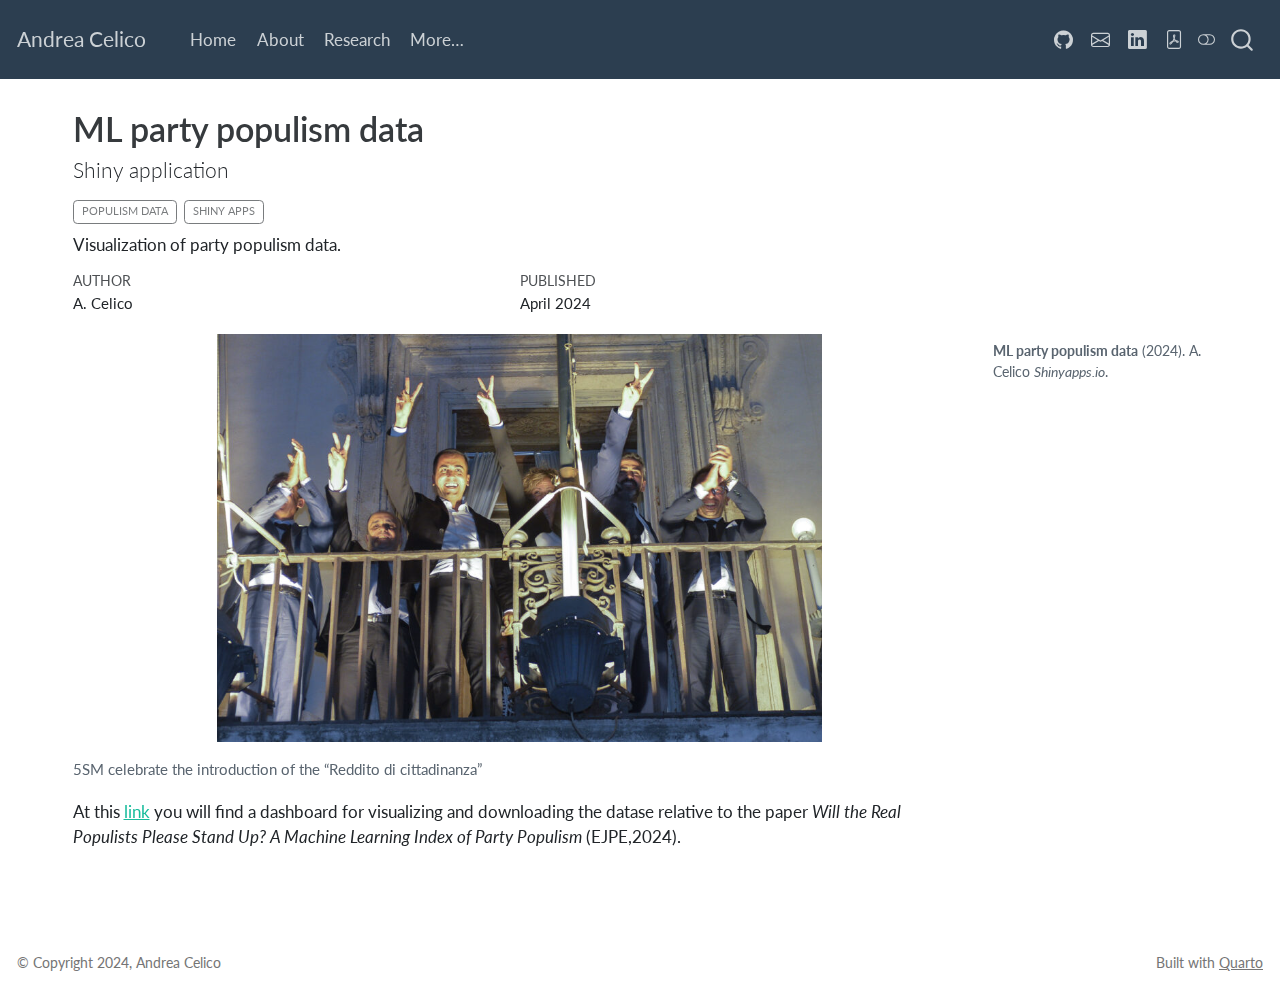
<file: docs/blog/populism_app/populism_app_post.html>
<!DOCTYPE html>
<html xmlns="http://www.w3.org/1999/xhtml" lang="en" xml:lang="en"><head>

<meta charset="utf-8">
<meta name="generator" content="quarto-1.3.450">

<meta name="viewport" content="width=device-width, initial-scale=1.0, user-scalable=yes">

<meta name="author" content="A. Celico">
<meta name="description" content="Visualization of party populism data.">

<title>Andrea Celico - ML party populism data</title>
<style>
code{white-space: pre-wrap;}
span.smallcaps{font-variant: small-caps;}
div.columns{display: flex; gap: min(4vw, 1.5em);}
div.column{flex: auto; overflow-x: auto;}
div.hanging-indent{margin-left: 1.5em; text-indent: -1.5em;}
ul.task-list{list-style: none;}
ul.task-list li input[type="checkbox"] {
  width: 0.8em;
  margin: 0 0.8em 0.2em -1em; /* quarto-specific, see https://github.com/quarto-dev/quarto-cli/issues/4556 */ 
  vertical-align: middle;
}
</style>


<script src="../../site_libs/quarto-nav/quarto-nav.js"></script>
<script src="../../site_libs/quarto-nav/headroom.min.js"></script>
<script src="../../site_libs/clipboard/clipboard.min.js"></script>
<script src="../../site_libs/quarto-search/autocomplete.umd.js"></script>
<script src="../../site_libs/quarto-search/fuse.min.js"></script>
<script src="../../site_libs/quarto-search/quarto-search.js"></script>
<meta name="quarto:offset" content="../../">
<script src="../../site_libs/quarto-html/quarto.js"></script>
<script src="../../site_libs/quarto-html/popper.min.js"></script>
<script src="../../site_libs/quarto-html/tippy.umd.min.js"></script>
<script src="../../site_libs/quarto-html/anchor.min.js"></script>
<link href="../../site_libs/quarto-html/tippy.css" rel="stylesheet">
<link href="../../site_libs/quarto-html/quarto-syntax-highlighting.css" rel="stylesheet" class="quarto-color-scheme" id="quarto-text-highlighting-styles">
<link href="../../site_libs/quarto-html/quarto-syntax-highlighting-dark.css" rel="prefetch" class="quarto-color-scheme quarto-color-alternate" id="quarto-text-highlighting-styles">
<script src="../../site_libs/bootstrap/bootstrap.min.js"></script>
<link href="../../site_libs/bootstrap/bootstrap-icons.css" rel="stylesheet">
<link href="../../site_libs/bootstrap/bootstrap.min.css" rel="stylesheet" class="quarto-color-scheme" id="quarto-bootstrap" data-mode="light">
<link href="../../site_libs/bootstrap/bootstrap-dark.min.css" rel="prefetch" class="quarto-color-scheme quarto-color-alternate" id="quarto-bootstrap" data-mode="dark">
<script id="quarto-search-options" type="application/json">{
  "location": "navbar",
  "copy-button": false,
  "collapse-after": 3,
  "panel-placement": "end",
  "type": "overlay",
  "limit": 20,
  "language": {
    "search-no-results-text": "No results",
    "search-matching-documents-text": "matching documents",
    "search-copy-link-title": "Copy link to search",
    "search-hide-matches-text": "Hide additional matches",
    "search-more-match-text": "more match in this document",
    "search-more-matches-text": "more matches in this document",
    "search-clear-button-title": "Clear",
    "search-detached-cancel-button-title": "Cancel",
    "search-submit-button-title": "Submit",
    "search-label": "Search"
  }
}</script>


</head>

<body class="nav-fixed">

<div id="quarto-search-results"></div>
  <header id="quarto-header" class="headroom fixed-top">
    <nav class="navbar navbar-expand-lg navbar-dark ">
      <div class="navbar-container container-fluid">
      <div class="navbar-brand-container">
    <a class="navbar-brand" href="../../index.html">
    <span class="navbar-title">Andrea Celico</span>
    </a>
  </div>
            <div id="quarto-search" class="" title="Search"></div>
          <button class="navbar-toggler" type="button" data-bs-toggle="collapse" data-bs-target="#navbarCollapse" aria-controls="navbarCollapse" aria-expanded="false" aria-label="Toggle navigation" onclick="if (window.quartoToggleHeadroom) { window.quartoToggleHeadroom(); }">
  <span class="navbar-toggler-icon"></span>
</button>
          <div class="collapse navbar-collapse" id="navbarCollapse">
            <ul class="navbar-nav navbar-nav-scroll me-auto">
  <li class="nav-item">
    <a class="nav-link" href="../../index.html" rel="" target="">
 <span class="menu-text">Home</span></a>
  </li>  
  <li class="nav-item">
    <a class="nav-link" href="../../about_me.html" rel="" target="">
 <span class="menu-text">About</span></a>
  </li>  
  <li class="nav-item">
    <a class="nav-link" href="../../research.html" rel="" target="">
 <span class="menu-text">Research</span></a>
  </li>  
  <li class="nav-item">
    <a class="nav-link" href="../../presentations.html" rel="" target="">
 <span class="menu-text">More…</span></a>
  </li>  
</ul>
            <ul class="navbar-nav navbar-nav-scroll ms-auto">
  <li class="nav-item compact">
    <a class="nav-link" href="https://github.com/acelico" rel="" target=""><i class="bi bi-github" role="img" aria-label="GitHub">
</i> 
 <span class="menu-text"></span></a>
  </li>  
  <li class="nav-item compact">
    <a class="nav-link" href="mailto:and.celico@gmail.com" rel="" target=""><i class="bi bi-envelope" role="img" aria-label="Email">
</i> 
 <span class="menu-text"></span></a>
  </li>  
  <li class="nav-item compact">
    <a class="nav-link" href="https://www.linkedin.com/in/andrea-celico/" rel="" target=""><i class="bi bi-linkedin" role="img" aria-label="LinkedIn">
</i> 
 <span class="menu-text"></span></a>
  </li>  
  <li class="nav-item compact">
    <a class="nav-link" href="https://drive.google.com/file/d/1b4tYCYyWhijTKGp5_z0kAa58YF3AU2pC/view?usp=sharing" rel="" target=""><i class="bi bi-file-pdf" role="img" aria-label="CV">
</i> 
 <span class="menu-text"></span></a>
  </li>  
</ul>
            <div class="quarto-navbar-tools">
  <a href="" class="quarto-color-scheme-toggle quarto-navigation-tool  px-1" onclick="window.quartoToggleColorScheme(); return false;" title="Toggle dark mode"><i class="bi"></i></a>
</div>
          </div> <!-- /navcollapse -->
      </div> <!-- /container-fluid -->
    </nav>
</header>
<!-- content -->
<div id="quarto-content" class="quarto-container page-columns page-rows-contents page-layout-full page-navbar">
<!-- sidebar -->
<!-- margin-sidebar -->
    <div id="quarto-margin-sidebar" class="sidebar margin-sidebar">
        
    </div>
<!-- main -->
<main class="content page-columns page-full column-page-left" id="quarto-document-content">

<header id="title-block-header" class="quarto-title-block default">
<div class="quarto-title">
<h1 class="title">ML party populism data</h1>
<p class="subtitle lead">Shiny application</p>
  <div class="quarto-categories">
    <div class="quarto-category">Populism data</div>
    <div class="quarto-category">Shiny apps</div>
  </div>
  </div>

<div>
  <div class="description">
    Visualization of party populism data.
  </div>
</div>


<div class="quarto-title-meta">

    <div>
    <div class="quarto-title-meta-heading">Author</div>
    <div class="quarto-title-meta-contents">
             <p>A. Celico </p>
          </div>
  </div>
    
    <div>
    <div class="quarto-title-meta-heading">Published</div>
    <div class="quarto-title-meta-contents">
      <p class="date">April 2024</p>
    </div>
  </div>
  
    
  </div>
  

</header>

<div class="quarto-figure quarto-figure-center">
<figure class="figure">
<p><img src="dimaio.png" class="img-fluid figure-img"></p>
<figcaption class="figure-caption">5SM celebrate the introduction of the “Reddito di cittadinanza”</figcaption>
</figure>
</div>

<div class="no-row-height column-margin column-container"><div class="">
<p><strong>ML party populism data</strong> (2024). A. Celico <em>Shinyapps.io</em>.</p>
</div></div><p>At this <a href="https://acelico.shinyapps.io/rfpopi_app/">link</a> you will find a dashboard for visualizing and downloading the datase relative to the paper <em>Will the Real Populists Please Stand Up? A Machine Learning Index of Party Populism</em> (EJPE,2024).</p>



</main> <!-- /main -->
<script id="quarto-html-after-body" type="application/javascript">
window.document.addEventListener("DOMContentLoaded", function (event) {
  const toggleBodyColorMode = (bsSheetEl) => {
    const mode = bsSheetEl.getAttribute("data-mode");
    const bodyEl = window.document.querySelector("body");
    if (mode === "dark") {
      bodyEl.classList.add("quarto-dark");
      bodyEl.classList.remove("quarto-light");
    } else {
      bodyEl.classList.add("quarto-light");
      bodyEl.classList.remove("quarto-dark");
    }
  }
  const toggleBodyColorPrimary = () => {
    const bsSheetEl = window.document.querySelector("link#quarto-bootstrap");
    if (bsSheetEl) {
      toggleBodyColorMode(bsSheetEl);
    }
  }
  toggleBodyColorPrimary();  
  const disableStylesheet = (stylesheets) => {
    for (let i=0; i < stylesheets.length; i++) {
      const stylesheet = stylesheets[i];
      stylesheet.rel = 'prefetch';
    }
  }
  const enableStylesheet = (stylesheets) => {
    for (let i=0; i < stylesheets.length; i++) {
      const stylesheet = stylesheets[i];
      stylesheet.rel = 'stylesheet';
    }
  }
  const manageTransitions = (selector, allowTransitions) => {
    const els = window.document.querySelectorAll(selector);
    for (let i=0; i < els.length; i++) {
      const el = els[i];
      if (allowTransitions) {
        el.classList.remove('notransition');
      } else {
        el.classList.add('notransition');
      }
    }
  }
  const toggleColorMode = (alternate) => {
    // Switch the stylesheets
    const alternateStylesheets = window.document.querySelectorAll('link.quarto-color-scheme.quarto-color-alternate');
    manageTransitions('#quarto-margin-sidebar .nav-link', false);
    if (alternate) {
      enableStylesheet(alternateStylesheets);
      for (const sheetNode of alternateStylesheets) {
        if (sheetNode.id === "quarto-bootstrap") {
          toggleBodyColorMode(sheetNode);
        }
      }
    } else {
      disableStylesheet(alternateStylesheets);
      toggleBodyColorPrimary();
    }
    manageTransitions('#quarto-margin-sidebar .nav-link', true);
    // Switch the toggles
    const toggles = window.document.querySelectorAll('.quarto-color-scheme-toggle');
    for (let i=0; i < toggles.length; i++) {
      const toggle = toggles[i];
      if (toggle) {
        if (alternate) {
          toggle.classList.add("alternate");     
        } else {
          toggle.classList.remove("alternate");
        }
      }
    }
    // Hack to workaround the fact that safari doesn't
    // properly recolor the scrollbar when toggling (#1455)
    if (navigator.userAgent.indexOf('Safari') > 0 && navigator.userAgent.indexOf('Chrome') == -1) {
      manageTransitions("body", false);
      window.scrollTo(0, 1);
      setTimeout(() => {
        window.scrollTo(0, 0);
        manageTransitions("body", true);
      }, 40);  
    }
  }
  const isFileUrl = () => { 
    return window.location.protocol === 'file:';
  }
  const hasAlternateSentinel = () => {  
    let styleSentinel = getColorSchemeSentinel();
    if (styleSentinel !== null) {
      return styleSentinel === "alternate";
    } else {
      return false;
    }
  }
  const setStyleSentinel = (alternate) => {
    const value = alternate ? "alternate" : "default";
    if (!isFileUrl()) {
      window.localStorage.setItem("quarto-color-scheme", value);
    } else {
      localAlternateSentinel = value;
    }
  }
  const getColorSchemeSentinel = () => {
    if (!isFileUrl()) {
      const storageValue = window.localStorage.getItem("quarto-color-scheme");
      return storageValue != null ? storageValue : localAlternateSentinel;
    } else {
      return localAlternateSentinel;
    }
  }
  let localAlternateSentinel = 'default';
  // Dark / light mode switch
  window.quartoToggleColorScheme = () => {
    // Read the current dark / light value 
    let toAlternate = !hasAlternateSentinel();
    toggleColorMode(toAlternate);
    setStyleSentinel(toAlternate);
  };
  // Ensure there is a toggle, if there isn't float one in the top right
  if (window.document.querySelector('.quarto-color-scheme-toggle') === null) {
    const a = window.document.createElement('a');
    a.classList.add('top-right');
    a.classList.add('quarto-color-scheme-toggle');
    a.href = "";
    a.onclick = function() { try { window.quartoToggleColorScheme(); } catch {} return false; };
    const i = window.document.createElement("i");
    i.classList.add('bi');
    a.appendChild(i);
    window.document.body.appendChild(a);
  }
  // Switch to dark mode if need be
  if (hasAlternateSentinel()) {
    toggleColorMode(true);
  } else {
    toggleColorMode(false);
  }
  const icon = "";
  const anchorJS = new window.AnchorJS();
  anchorJS.options = {
    placement: 'right',
    icon: icon
  };
  anchorJS.add('.anchored');
  const isCodeAnnotation = (el) => {
    for (const clz of el.classList) {
      if (clz.startsWith('code-annotation-')) {                     
        return true;
      }
    }
    return false;
  }
  const clipboard = new window.ClipboardJS('.code-copy-button', {
    text: function(trigger) {
      const codeEl = trigger.previousElementSibling.cloneNode(true);
      for (const childEl of codeEl.children) {
        if (isCodeAnnotation(childEl)) {
          childEl.remove();
        }
      }
      return codeEl.innerText;
    }
  });
  clipboard.on('success', function(e) {
    // button target
    const button = e.trigger;
    // don't keep focus
    button.blur();
    // flash "checked"
    button.classList.add('code-copy-button-checked');
    var currentTitle = button.getAttribute("title");
    button.setAttribute("title", "Copied!");
    let tooltip;
    if (window.bootstrap) {
      button.setAttribute("data-bs-toggle", "tooltip");
      button.setAttribute("data-bs-placement", "left");
      button.setAttribute("data-bs-title", "Copied!");
      tooltip = new bootstrap.Tooltip(button, 
        { trigger: "manual", 
          customClass: "code-copy-button-tooltip",
          offset: [0, -8]});
      tooltip.show();    
    }
    setTimeout(function() {
      if (tooltip) {
        tooltip.hide();
        button.removeAttribute("data-bs-title");
        button.removeAttribute("data-bs-toggle");
        button.removeAttribute("data-bs-placement");
      }
      button.setAttribute("title", currentTitle);
      button.classList.remove('code-copy-button-checked');
    }, 1000);
    // clear code selection
    e.clearSelection();
  });
  function tippyHover(el, contentFn) {
    const config = {
      allowHTML: true,
      content: contentFn,
      maxWidth: 500,
      delay: 100,
      arrow: false,
      appendTo: function(el) {
          return el.parentElement;
      },
      interactive: true,
      interactiveBorder: 10,
      theme: 'quarto',
      placement: 'bottom-start'
    };
    window.tippy(el, config); 
  }
  const noterefs = window.document.querySelectorAll('a[role="doc-noteref"]');
  for (var i=0; i<noterefs.length; i++) {
    const ref = noterefs[i];
    tippyHover(ref, function() {
      // use id or data attribute instead here
      let href = ref.getAttribute('data-footnote-href') || ref.getAttribute('href');
      try { href = new URL(href).hash; } catch {}
      const id = href.replace(/^#\/?/, "");
      const note = window.document.getElementById(id);
      return note.innerHTML;
    });
  }
      let selectedAnnoteEl;
      const selectorForAnnotation = ( cell, annotation) => {
        let cellAttr = 'data-code-cell="' + cell + '"';
        let lineAttr = 'data-code-annotation="' +  annotation + '"';
        const selector = 'span[' + cellAttr + '][' + lineAttr + ']';
        return selector;
      }
      const selectCodeLines = (annoteEl) => {
        const doc = window.document;
        const targetCell = annoteEl.getAttribute("data-target-cell");
        const targetAnnotation = annoteEl.getAttribute("data-target-annotation");
        const annoteSpan = window.document.querySelector(selectorForAnnotation(targetCell, targetAnnotation));
        const lines = annoteSpan.getAttribute("data-code-lines").split(",");
        const lineIds = lines.map((line) => {
          return targetCell + "-" + line;
        })
        let top = null;
        let height = null;
        let parent = null;
        if (lineIds.length > 0) {
            //compute the position of the single el (top and bottom and make a div)
            const el = window.document.getElementById(lineIds[0]);
            top = el.offsetTop;
            height = el.offsetHeight;
            parent = el.parentElement.parentElement;
          if (lineIds.length > 1) {
            const lastEl = window.document.getElementById(lineIds[lineIds.length - 1]);
            const bottom = lastEl.offsetTop + lastEl.offsetHeight;
            height = bottom - top;
          }
          if (top !== null && height !== null && parent !== null) {
            // cook up a div (if necessary) and position it 
            let div = window.document.getElementById("code-annotation-line-highlight");
            if (div === null) {
              div = window.document.createElement("div");
              div.setAttribute("id", "code-annotation-line-highlight");
              div.style.position = 'absolute';
              parent.appendChild(div);
            }
            div.style.top = top - 2 + "px";
            div.style.height = height + 4 + "px";
            let gutterDiv = window.document.getElementById("code-annotation-line-highlight-gutter");
            if (gutterDiv === null) {
              gutterDiv = window.document.createElement("div");
              gutterDiv.setAttribute("id", "code-annotation-line-highlight-gutter");
              gutterDiv.style.position = 'absolute';
              const codeCell = window.document.getElementById(targetCell);
              const gutter = codeCell.querySelector('.code-annotation-gutter');
              gutter.appendChild(gutterDiv);
            }
            gutterDiv.style.top = top - 2 + "px";
            gutterDiv.style.height = height + 4 + "px";
          }
          selectedAnnoteEl = annoteEl;
        }
      };
      const unselectCodeLines = () => {
        const elementsIds = ["code-annotation-line-highlight", "code-annotation-line-highlight-gutter"];
        elementsIds.forEach((elId) => {
          const div = window.document.getElementById(elId);
          if (div) {
            div.remove();
          }
        });
        selectedAnnoteEl = undefined;
      };
      // Attach click handler to the DT
      const annoteDls = window.document.querySelectorAll('dt[data-target-cell]');
      for (const annoteDlNode of annoteDls) {
        annoteDlNode.addEventListener('click', (event) => {
          const clickedEl = event.target;
          if (clickedEl !== selectedAnnoteEl) {
            unselectCodeLines();
            const activeEl = window.document.querySelector('dt[data-target-cell].code-annotation-active');
            if (activeEl) {
              activeEl.classList.remove('code-annotation-active');
            }
            selectCodeLines(clickedEl);
            clickedEl.classList.add('code-annotation-active');
          } else {
            // Unselect the line
            unselectCodeLines();
            clickedEl.classList.remove('code-annotation-active');
          }
        });
      }
  const findCites = (el) => {
    const parentEl = el.parentElement;
    if (parentEl) {
      const cites = parentEl.dataset.cites;
      if (cites) {
        return {
          el,
          cites: cites.split(' ')
        };
      } else {
        return findCites(el.parentElement)
      }
    } else {
      return undefined;
    }
  };
  var bibliorefs = window.document.querySelectorAll('a[role="doc-biblioref"]');
  for (var i=0; i<bibliorefs.length; i++) {
    const ref = bibliorefs[i];
    const citeInfo = findCites(ref);
    if (citeInfo) {
      tippyHover(citeInfo.el, function() {
        var popup = window.document.createElement('div');
        citeInfo.cites.forEach(function(cite) {
          var citeDiv = window.document.createElement('div');
          citeDiv.classList.add('hanging-indent');
          citeDiv.classList.add('csl-entry');
          var biblioDiv = window.document.getElementById('ref-' + cite);
          if (biblioDiv) {
            citeDiv.innerHTML = biblioDiv.innerHTML;
          }
          popup.appendChild(citeDiv);
        });
        return popup.innerHTML;
      });
    }
  }
});
</script>
</div> <!-- /content -->
<footer class="footer">
  <div class="nav-footer">
    <div class="nav-footer-left">© Copyright 2024, Andrea Celico</div>   
    <div class="nav-footer-center">
      &nbsp;
    </div>
    <div class="nav-footer-right">Built with <a href="https://quarto.org/">Quarto</a></div>
  </div>
</footer>



</body></html>
</file>
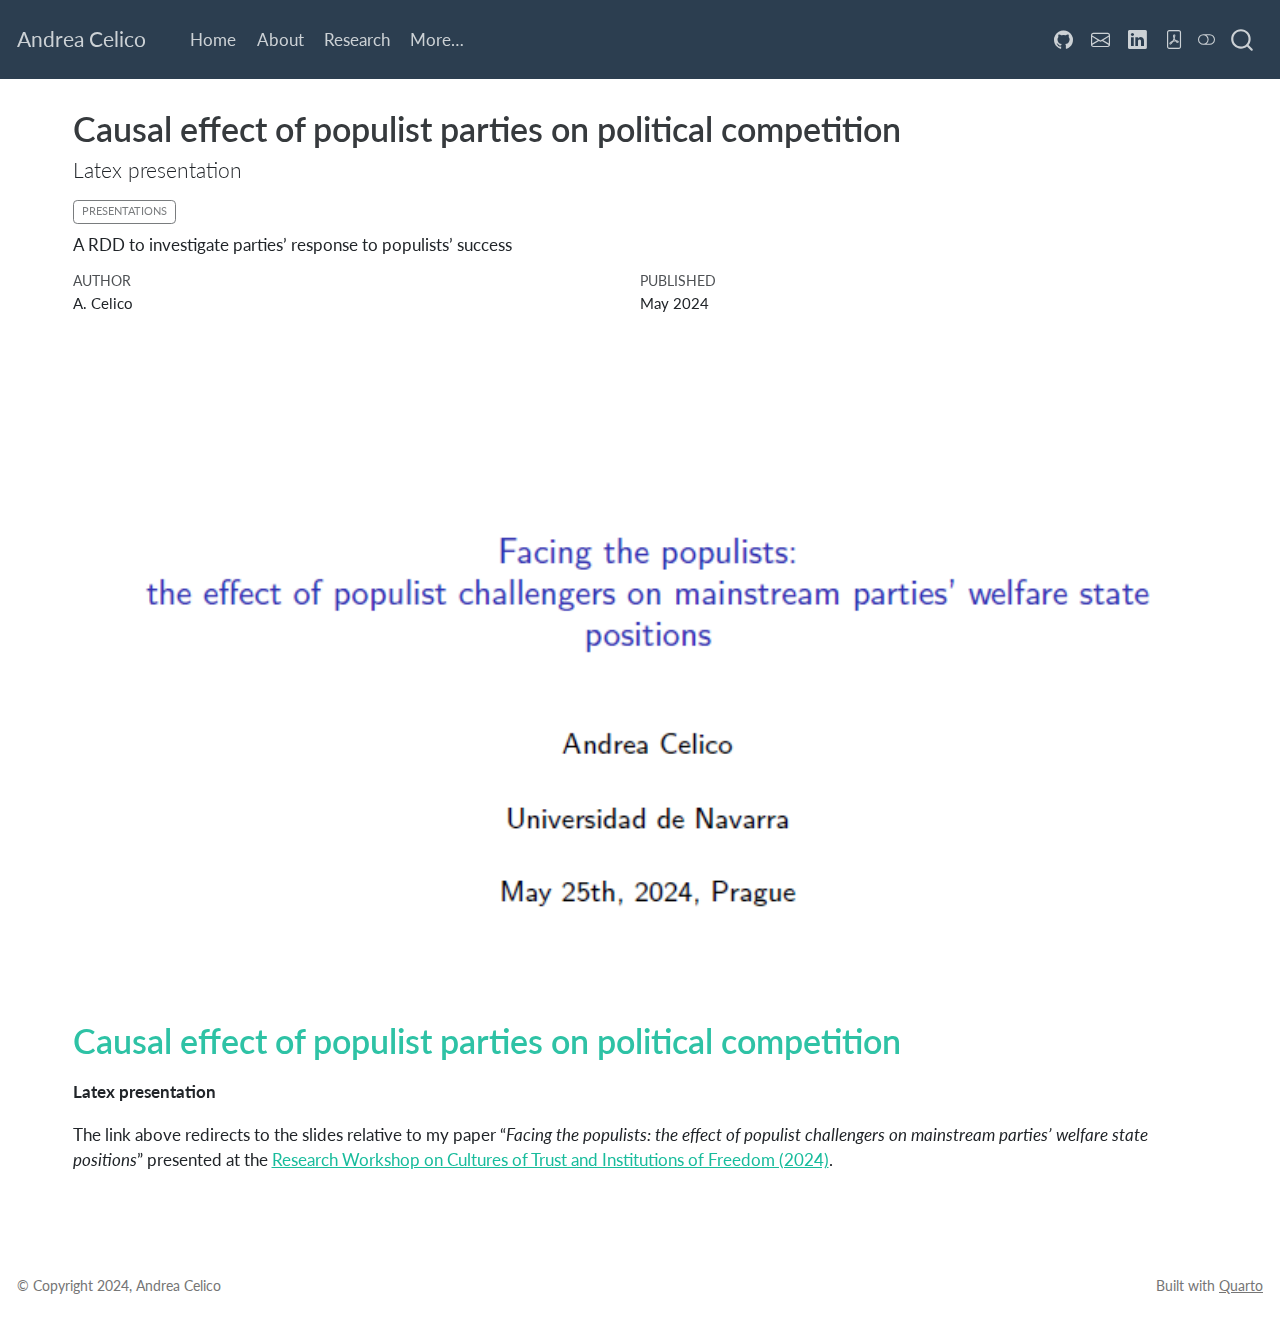
<file: docs/blog/RDD_presentation/RDD presentation.html>
<!DOCTYPE html>
<html xmlns="http://www.w3.org/1999/xhtml" lang="en" xml:lang="en"><head>

<meta charset="utf-8">
<meta name="generator" content="quarto-1.3.450">

<meta name="viewport" content="width=device-width, initial-scale=1.0, user-scalable=yes">

<meta name="author" content="A. Celico">
<meta name="description" content="A RDD to investigate parties’ response to populists’ success">

<title>Andrea Celico - Causal effect of populist parties on political competition</title>
<style>
code{white-space: pre-wrap;}
span.smallcaps{font-variant: small-caps;}
div.columns{display: flex; gap: min(4vw, 1.5em);}
div.column{flex: auto; overflow-x: auto;}
div.hanging-indent{margin-left: 1.5em; text-indent: -1.5em;}
ul.task-list{list-style: none;}
ul.task-list li input[type="checkbox"] {
  width: 0.8em;
  margin: 0 0.8em 0.2em -1em; /* quarto-specific, see https://github.com/quarto-dev/quarto-cli/issues/4556 */ 
  vertical-align: middle;
}
</style>


<script src="../../site_libs/quarto-nav/quarto-nav.js"></script>
<script src="../../site_libs/quarto-nav/headroom.min.js"></script>
<script src="../../site_libs/clipboard/clipboard.min.js"></script>
<script src="../../site_libs/quarto-search/autocomplete.umd.js"></script>
<script src="../../site_libs/quarto-search/fuse.min.js"></script>
<script src="../../site_libs/quarto-search/quarto-search.js"></script>
<meta name="quarto:offset" content="../../">
<script src="../../site_libs/quarto-html/quarto.js"></script>
<script src="../../site_libs/quarto-html/popper.min.js"></script>
<script src="../../site_libs/quarto-html/tippy.umd.min.js"></script>
<script src="../../site_libs/quarto-html/anchor.min.js"></script>
<link href="../../site_libs/quarto-html/tippy.css" rel="stylesheet">
<link href="../../site_libs/quarto-html/quarto-syntax-highlighting.css" rel="stylesheet" class="quarto-color-scheme" id="quarto-text-highlighting-styles">
<link href="../../site_libs/quarto-html/quarto-syntax-highlighting-dark.css" rel="prefetch" class="quarto-color-scheme quarto-color-alternate" id="quarto-text-highlighting-styles">
<script src="../../site_libs/bootstrap/bootstrap.min.js"></script>
<link href="../../site_libs/bootstrap/bootstrap-icons.css" rel="stylesheet">
<link href="../../site_libs/bootstrap/bootstrap.min.css" rel="stylesheet" class="quarto-color-scheme" id="quarto-bootstrap" data-mode="light">
<link href="../../site_libs/bootstrap/bootstrap-dark.min.css" rel="prefetch" class="quarto-color-scheme quarto-color-alternate" id="quarto-bootstrap" data-mode="dark">
<script id="quarto-search-options" type="application/json">{
  "location": "navbar",
  "copy-button": false,
  "collapse-after": 3,
  "panel-placement": "end",
  "type": "overlay",
  "limit": 20,
  "language": {
    "search-no-results-text": "No results",
    "search-matching-documents-text": "matching documents",
    "search-copy-link-title": "Copy link to search",
    "search-hide-matches-text": "Hide additional matches",
    "search-more-match-text": "more match in this document",
    "search-more-matches-text": "more matches in this document",
    "search-clear-button-title": "Clear",
    "search-detached-cancel-button-title": "Cancel",
    "search-submit-button-title": "Submit",
    "search-label": "Search"
  }
}</script>


</head>

<body class="nav-fixed">

<div id="quarto-search-results"></div>
  <header id="quarto-header" class="headroom fixed-top">
    <nav class="navbar navbar-expand-lg navbar-dark ">
      <div class="navbar-container container-fluid">
      <div class="navbar-brand-container">
    <a class="navbar-brand" href="../../index.html">
    <span class="navbar-title">Andrea Celico</span>
    </a>
  </div>
            <div id="quarto-search" class="" title="Search"></div>
          <button class="navbar-toggler" type="button" data-bs-toggle="collapse" data-bs-target="#navbarCollapse" aria-controls="navbarCollapse" aria-expanded="false" aria-label="Toggle navigation" onclick="if (window.quartoToggleHeadroom) { window.quartoToggleHeadroom(); }">
  <span class="navbar-toggler-icon"></span>
</button>
          <div class="collapse navbar-collapse" id="navbarCollapse">
            <ul class="navbar-nav navbar-nav-scroll me-auto">
  <li class="nav-item">
    <a class="nav-link" href="../../index.html" rel="" target="">
 <span class="menu-text">Home</span></a>
  </li>  
  <li class="nav-item">
    <a class="nav-link" href="../../about_me.html" rel="" target="">
 <span class="menu-text">About</span></a>
  </li>  
  <li class="nav-item">
    <a class="nav-link" href="../../research.html" rel="" target="">
 <span class="menu-text">Research</span></a>
  </li>  
  <li class="nav-item">
    <a class="nav-link" href="../../presentations.html" rel="" target="">
 <span class="menu-text">More…</span></a>
  </li>  
</ul>
            <ul class="navbar-nav navbar-nav-scroll ms-auto">
  <li class="nav-item compact">
    <a class="nav-link" href="https://github.com/acelico" rel="" target=""><i class="bi bi-github" role="img" aria-label="GitHub">
</i> 
 <span class="menu-text"></span></a>
  </li>  
  <li class="nav-item compact">
    <a class="nav-link" href="mailto:and.celico@gmail.com" rel="" target=""><i class="bi bi-envelope" role="img" aria-label="Email">
</i> 
 <span class="menu-text"></span></a>
  </li>  
  <li class="nav-item compact">
    <a class="nav-link" href="https://www.linkedin.com/in/andrea-celico/" rel="" target=""><i class="bi bi-linkedin" role="img" aria-label="LinkedIn">
</i> 
 <span class="menu-text"></span></a>
  </li>  
  <li class="nav-item compact">
    <a class="nav-link" href="https://drive.google.com/file/d/1b4tYCYyWhijTKGp5_z0kAa58YF3AU2pC/view?usp=sharing" rel="" target=""><i class="bi bi-file-pdf" role="img" aria-label="CV">
</i> 
 <span class="menu-text"></span></a>
  </li>  
</ul>
            <div class="quarto-navbar-tools">
  <a href="" class="quarto-color-scheme-toggle quarto-navigation-tool  px-1" onclick="window.quartoToggleColorScheme(); return false;" title="Toggle dark mode"><i class="bi"></i></a>
</div>
          </div> <!-- /navcollapse -->
      </div> <!-- /container-fluid -->
    </nav>
</header>
<!-- content -->
<div id="quarto-content" class="quarto-container page-columns page-rows-contents page-layout-full page-navbar">
<!-- sidebar -->
<!-- margin-sidebar -->
    
<!-- main -->
<main class="content column-page" id="quarto-document-content">

<header id="title-block-header" class="quarto-title-block default">
<div class="quarto-title">
<h1 class="title">Causal effect of populist parties on political competition</h1>
<p class="subtitle lead">Latex presentation</p>
  <div class="quarto-categories">
    <div class="quarto-category">Presentations</div>
  </div>
  </div>

<div>
  <div class="description">
    A RDD to investigate parties’ response to populists’ success
  </div>
</div>


<div class="quarto-title-meta">

    <div>
    <div class="quarto-title-meta-heading">Author</div>
    <div class="quarto-title-meta-contents">
             <p>A. Celico </p>
          </div>
  </div>
    
    <div>
    <div class="quarto-title-meta-heading">Published</div>
    <div class="quarto-title-meta-contents">
      <p class="date">May 2024</p>
    </div>
  </div>
  
    
  </div>
  

</header>

<p><a href="Populist_challengers_Celico.pdf" target="_blank"> <img src="slide_RDD.png" alt="Slide RDD" style="width:100%; height:auto;"> </a></p>
<a href="Populist_challengers_Celico.pdf" target="_blank" style="text-decoration: none;">
<h1>
Causal effect of populist parties on political competition
</h1>
</a><p><a href="Populist_challengers_Celico.pdf" target="_blank" style="text-decoration: none;"></a></p>
<p><strong>Latex presentation</strong></p>
<p>The link above redirects to the slides relative to my paper “<em>Facing the populists: the effect of populist challengers on mainstream parties’ welfare state positions</em>” presented at the <a href="https://www.ifn.se/en/researchers/ifn-researcher/niclas-berggren/research-workshop-on-cultures-of-trust-and-institutions-of-freedom-2024/">Research Workshop on Cultures of Trust and Institutions of Freedom (2024)</a>.</p>



</main> <!-- /main -->
<script id="quarto-html-after-body" type="application/javascript">
window.document.addEventListener("DOMContentLoaded", function (event) {
  const toggleBodyColorMode = (bsSheetEl) => {
    const mode = bsSheetEl.getAttribute("data-mode");
    const bodyEl = window.document.querySelector("body");
    if (mode === "dark") {
      bodyEl.classList.add("quarto-dark");
      bodyEl.classList.remove("quarto-light");
    } else {
      bodyEl.classList.add("quarto-light");
      bodyEl.classList.remove("quarto-dark");
    }
  }
  const toggleBodyColorPrimary = () => {
    const bsSheetEl = window.document.querySelector("link#quarto-bootstrap");
    if (bsSheetEl) {
      toggleBodyColorMode(bsSheetEl);
    }
  }
  toggleBodyColorPrimary();  
  const disableStylesheet = (stylesheets) => {
    for (let i=0; i < stylesheets.length; i++) {
      const stylesheet = stylesheets[i];
      stylesheet.rel = 'prefetch';
    }
  }
  const enableStylesheet = (stylesheets) => {
    for (let i=0; i < stylesheets.length; i++) {
      const stylesheet = stylesheets[i];
      stylesheet.rel = 'stylesheet';
    }
  }
  const manageTransitions = (selector, allowTransitions) => {
    const els = window.document.querySelectorAll(selector);
    for (let i=0; i < els.length; i++) {
      const el = els[i];
      if (allowTransitions) {
        el.classList.remove('notransition');
      } else {
        el.classList.add('notransition');
      }
    }
  }
  const toggleColorMode = (alternate) => {
    // Switch the stylesheets
    const alternateStylesheets = window.document.querySelectorAll('link.quarto-color-scheme.quarto-color-alternate');
    manageTransitions('#quarto-margin-sidebar .nav-link', false);
    if (alternate) {
      enableStylesheet(alternateStylesheets);
      for (const sheetNode of alternateStylesheets) {
        if (sheetNode.id === "quarto-bootstrap") {
          toggleBodyColorMode(sheetNode);
        }
      }
    } else {
      disableStylesheet(alternateStylesheets);
      toggleBodyColorPrimary();
    }
    manageTransitions('#quarto-margin-sidebar .nav-link', true);
    // Switch the toggles
    const toggles = window.document.querySelectorAll('.quarto-color-scheme-toggle');
    for (let i=0; i < toggles.length; i++) {
      const toggle = toggles[i];
      if (toggle) {
        if (alternate) {
          toggle.classList.add("alternate");     
        } else {
          toggle.classList.remove("alternate");
        }
      }
    }
    // Hack to workaround the fact that safari doesn't
    // properly recolor the scrollbar when toggling (#1455)
    if (navigator.userAgent.indexOf('Safari') > 0 && navigator.userAgent.indexOf('Chrome') == -1) {
      manageTransitions("body", false);
      window.scrollTo(0, 1);
      setTimeout(() => {
        window.scrollTo(0, 0);
        manageTransitions("body", true);
      }, 40);  
    }
  }
  const isFileUrl = () => { 
    return window.location.protocol === 'file:';
  }
  const hasAlternateSentinel = () => {  
    let styleSentinel = getColorSchemeSentinel();
    if (styleSentinel !== null) {
      return styleSentinel === "alternate";
    } else {
      return false;
    }
  }
  const setStyleSentinel = (alternate) => {
    const value = alternate ? "alternate" : "default";
    if (!isFileUrl()) {
      window.localStorage.setItem("quarto-color-scheme", value);
    } else {
      localAlternateSentinel = value;
    }
  }
  const getColorSchemeSentinel = () => {
    if (!isFileUrl()) {
      const storageValue = window.localStorage.getItem("quarto-color-scheme");
      return storageValue != null ? storageValue : localAlternateSentinel;
    } else {
      return localAlternateSentinel;
    }
  }
  let localAlternateSentinel = 'default';
  // Dark / light mode switch
  window.quartoToggleColorScheme = () => {
    // Read the current dark / light value 
    let toAlternate = !hasAlternateSentinel();
    toggleColorMode(toAlternate);
    setStyleSentinel(toAlternate);
  };
  // Ensure there is a toggle, if there isn't float one in the top right
  if (window.document.querySelector('.quarto-color-scheme-toggle') === null) {
    const a = window.document.createElement('a');
    a.classList.add('top-right');
    a.classList.add('quarto-color-scheme-toggle');
    a.href = "";
    a.onclick = function() { try { window.quartoToggleColorScheme(); } catch {} return false; };
    const i = window.document.createElement("i");
    i.classList.add('bi');
    a.appendChild(i);
    window.document.body.appendChild(a);
  }
  // Switch to dark mode if need be
  if (hasAlternateSentinel()) {
    toggleColorMode(true);
  } else {
    toggleColorMode(false);
  }
  const icon = "";
  const anchorJS = new window.AnchorJS();
  anchorJS.options = {
    placement: 'right',
    icon: icon
  };
  anchorJS.add('.anchored');
  const isCodeAnnotation = (el) => {
    for (const clz of el.classList) {
      if (clz.startsWith('code-annotation-')) {                     
        return true;
      }
    }
    return false;
  }
  const clipboard = new window.ClipboardJS('.code-copy-button', {
    text: function(trigger) {
      const codeEl = trigger.previousElementSibling.cloneNode(true);
      for (const childEl of codeEl.children) {
        if (isCodeAnnotation(childEl)) {
          childEl.remove();
        }
      }
      return codeEl.innerText;
    }
  });
  clipboard.on('success', function(e) {
    // button target
    const button = e.trigger;
    // don't keep focus
    button.blur();
    // flash "checked"
    button.classList.add('code-copy-button-checked');
    var currentTitle = button.getAttribute("title");
    button.setAttribute("title", "Copied!");
    let tooltip;
    if (window.bootstrap) {
      button.setAttribute("data-bs-toggle", "tooltip");
      button.setAttribute("data-bs-placement", "left");
      button.setAttribute("data-bs-title", "Copied!");
      tooltip = new bootstrap.Tooltip(button, 
        { trigger: "manual", 
          customClass: "code-copy-button-tooltip",
          offset: [0, -8]});
      tooltip.show();    
    }
    setTimeout(function() {
      if (tooltip) {
        tooltip.hide();
        button.removeAttribute("data-bs-title");
        button.removeAttribute("data-bs-toggle");
        button.removeAttribute("data-bs-placement");
      }
      button.setAttribute("title", currentTitle);
      button.classList.remove('code-copy-button-checked');
    }, 1000);
    // clear code selection
    e.clearSelection();
  });
  function tippyHover(el, contentFn) {
    const config = {
      allowHTML: true,
      content: contentFn,
      maxWidth: 500,
      delay: 100,
      arrow: false,
      appendTo: function(el) {
          return el.parentElement;
      },
      interactive: true,
      interactiveBorder: 10,
      theme: 'quarto',
      placement: 'bottom-start'
    };
    window.tippy(el, config); 
  }
  const noterefs = window.document.querySelectorAll('a[role="doc-noteref"]');
  for (var i=0; i<noterefs.length; i++) {
    const ref = noterefs[i];
    tippyHover(ref, function() {
      // use id or data attribute instead here
      let href = ref.getAttribute('data-footnote-href') || ref.getAttribute('href');
      try { href = new URL(href).hash; } catch {}
      const id = href.replace(/^#\/?/, "");
      const note = window.document.getElementById(id);
      return note.innerHTML;
    });
  }
      let selectedAnnoteEl;
      const selectorForAnnotation = ( cell, annotation) => {
        let cellAttr = 'data-code-cell="' + cell + '"';
        let lineAttr = 'data-code-annotation="' +  annotation + '"';
        const selector = 'span[' + cellAttr + '][' + lineAttr + ']';
        return selector;
      }
      const selectCodeLines = (annoteEl) => {
        const doc = window.document;
        const targetCell = annoteEl.getAttribute("data-target-cell");
        const targetAnnotation = annoteEl.getAttribute("data-target-annotation");
        const annoteSpan = window.document.querySelector(selectorForAnnotation(targetCell, targetAnnotation));
        const lines = annoteSpan.getAttribute("data-code-lines").split(",");
        const lineIds = lines.map((line) => {
          return targetCell + "-" + line;
        })
        let top = null;
        let height = null;
        let parent = null;
        if (lineIds.length > 0) {
            //compute the position of the single el (top and bottom and make a div)
            const el = window.document.getElementById(lineIds[0]);
            top = el.offsetTop;
            height = el.offsetHeight;
            parent = el.parentElement.parentElement;
          if (lineIds.length > 1) {
            const lastEl = window.document.getElementById(lineIds[lineIds.length - 1]);
            const bottom = lastEl.offsetTop + lastEl.offsetHeight;
            height = bottom - top;
          }
          if (top !== null && height !== null && parent !== null) {
            // cook up a div (if necessary) and position it 
            let div = window.document.getElementById("code-annotation-line-highlight");
            if (div === null) {
              div = window.document.createElement("div");
              div.setAttribute("id", "code-annotation-line-highlight");
              div.style.position = 'absolute';
              parent.appendChild(div);
            }
            div.style.top = top - 2 + "px";
            div.style.height = height + 4 + "px";
            let gutterDiv = window.document.getElementById("code-annotation-line-highlight-gutter");
            if (gutterDiv === null) {
              gutterDiv = window.document.createElement("div");
              gutterDiv.setAttribute("id", "code-annotation-line-highlight-gutter");
              gutterDiv.style.position = 'absolute';
              const codeCell = window.document.getElementById(targetCell);
              const gutter = codeCell.querySelector('.code-annotation-gutter');
              gutter.appendChild(gutterDiv);
            }
            gutterDiv.style.top = top - 2 + "px";
            gutterDiv.style.height = height + 4 + "px";
          }
          selectedAnnoteEl = annoteEl;
        }
      };
      const unselectCodeLines = () => {
        const elementsIds = ["code-annotation-line-highlight", "code-annotation-line-highlight-gutter"];
        elementsIds.forEach((elId) => {
          const div = window.document.getElementById(elId);
          if (div) {
            div.remove();
          }
        });
        selectedAnnoteEl = undefined;
      };
      // Attach click handler to the DT
      const annoteDls = window.document.querySelectorAll('dt[data-target-cell]');
      for (const annoteDlNode of annoteDls) {
        annoteDlNode.addEventListener('click', (event) => {
          const clickedEl = event.target;
          if (clickedEl !== selectedAnnoteEl) {
            unselectCodeLines();
            const activeEl = window.document.querySelector('dt[data-target-cell].code-annotation-active');
            if (activeEl) {
              activeEl.classList.remove('code-annotation-active');
            }
            selectCodeLines(clickedEl);
            clickedEl.classList.add('code-annotation-active');
          } else {
            // Unselect the line
            unselectCodeLines();
            clickedEl.classList.remove('code-annotation-active');
          }
        });
      }
  const findCites = (el) => {
    const parentEl = el.parentElement;
    if (parentEl) {
      const cites = parentEl.dataset.cites;
      if (cites) {
        return {
          el,
          cites: cites.split(' ')
        };
      } else {
        return findCites(el.parentElement)
      }
    } else {
      return undefined;
    }
  };
  var bibliorefs = window.document.querySelectorAll('a[role="doc-biblioref"]');
  for (var i=0; i<bibliorefs.length; i++) {
    const ref = bibliorefs[i];
    const citeInfo = findCites(ref);
    if (citeInfo) {
      tippyHover(citeInfo.el, function() {
        var popup = window.document.createElement('div');
        citeInfo.cites.forEach(function(cite) {
          var citeDiv = window.document.createElement('div');
          citeDiv.classList.add('hanging-indent');
          citeDiv.classList.add('csl-entry');
          var biblioDiv = window.document.getElementById('ref-' + cite);
          if (biblioDiv) {
            citeDiv.innerHTML = biblioDiv.innerHTML;
          }
          popup.appendChild(citeDiv);
        });
        return popup.innerHTML;
      });
    }
  }
});
</script>
</div> <!-- /content -->
<footer class="footer">
  <div class="nav-footer">
    <div class="nav-footer-left">© Copyright 2024, Andrea Celico</div>   
    <div class="nav-footer-center">
      &nbsp;
    </div>
    <div class="nav-footer-right">Built with <a href="https://quarto.org/">Quarto</a></div>
  </div>
</footer>



</body></html>
</file>
<file: docs/site_libs/quarto-html/tippy.css>
.tippy-box[data-animation=fade][data-state=hidden]{opacity:0}[data-tippy-root]{max-width:calc(100vw - 10px)}.tippy-box{position:relative;background-color:#333;color:#fff;border-radius:4px;font-size:14px;line-height:1.4;white-space:normal;outline:0;transition-property:transform,visibility,opacity}.tippy-box[data-placement^=top]>.tippy-arrow{bottom:0}.tippy-box[data-placement^=top]>.tippy-arrow:before{bottom:-7px;left:0;border-width:8px 8px 0;border-top-color:initial;transform-origin:center top}.tippy-box[data-placement^=bottom]>.tippy-arrow{top:0}.tippy-box[data-placement^=bottom]>.tippy-arrow:before{top:-7px;left:0;border-width:0 8px 8px;border-bottom-color:initial;transform-origin:center bottom}.tippy-box[data-placement^=left]>.tippy-arrow{right:0}.tippy-box[data-placement^=left]>.tippy-arrow:before{border-width:8px 0 8px 8px;border-left-color:initial;right:-7px;transform-origin:center left}.tippy-box[data-placement^=right]>.tippy-arrow{left:0}.tippy-box[data-placement^=right]>.tippy-arrow:before{left:-7px;border-width:8px 8px 8px 0;border-right-color:initial;transform-origin:center right}.tippy-box[data-inertia][data-state=visible]{transition-timing-function:cubic-bezier(.54,1.5,.38,1.11)}.tippy-arrow{width:16px;height:16px;color:#333}.tippy-arrow:before{content:"";position:absolute;border-color:transparent;border-style:solid}.tippy-content{position:relative;padding:5px 9px;z-index:1}
</file>
<file: docs/site_libs/quarto-html/quarto-syntax-highlighting.css>
/* quarto syntax highlight colors */
:root {
  --quarto-hl-ot-color: #003B4F;
  --quarto-hl-at-color: #657422;
  --quarto-hl-ss-color: #20794D;
  --quarto-hl-an-color: #5E5E5E;
  --quarto-hl-fu-color: #4758AB;
  --quarto-hl-st-color: #20794D;
  --quarto-hl-cf-color: #003B4F;
  --quarto-hl-op-color: #5E5E5E;
  --quarto-hl-er-color: #AD0000;
  --quarto-hl-bn-color: #AD0000;
  --quarto-hl-al-color: #AD0000;
  --quarto-hl-va-color: #111111;
  --quarto-hl-bu-color: inherit;
  --quarto-hl-ex-color: inherit;
  --quarto-hl-pp-color: #AD0000;
  --quarto-hl-in-color: #5E5E5E;
  --quarto-hl-vs-color: #20794D;
  --quarto-hl-wa-color: #5E5E5E;
  --quarto-hl-do-color: #5E5E5E;
  --quarto-hl-im-color: #00769E;
  --quarto-hl-ch-color: #20794D;
  --quarto-hl-dt-color: #AD0000;
  --quarto-hl-fl-color: #AD0000;
  --quarto-hl-co-color: #5E5E5E;
  --quarto-hl-cv-color: #5E5E5E;
  --quarto-hl-cn-color: #8f5902;
  --quarto-hl-sc-color: #5E5E5E;
  --quarto-hl-dv-color: #AD0000;
  --quarto-hl-kw-color: #003B4F;
}

/* other quarto variables */
:root {
  --quarto-font-monospace: SFMono-Regular, Menlo, Monaco, Consolas, "Liberation Mono", "Courier New", monospace;
}

pre > code.sourceCode > span {
  color: #003B4F;
}

code span {
  color: #003B4F;
}

code.sourceCode > span {
  color: #003B4F;
}

div.sourceCode,
div.sourceCode pre.sourceCode {
  color: #003B4F;
}

code span.ot {
  color: #003B4F;
  font-style: inherit;
}

code span.at {
  color: #657422;
  font-style: inherit;
}

code span.ss {
  color: #20794D;
  font-style: inherit;
}

code span.an {
  color: #5E5E5E;
  font-style: inherit;
}

code span.fu {
  color: #4758AB;
  font-style: inherit;
}

code span.st {
  color: #20794D;
  font-style: inherit;
}

code span.cf {
  color: #003B4F;
  font-style: inherit;
}

code span.op {
  color: #5E5E5E;
  font-style: inherit;
}

code span.er {
  color: #AD0000;
  font-style: inherit;
}

code span.bn {
  color: #AD0000;
  font-style: inherit;
}

code span.al {
  color: #AD0000;
  font-style: inherit;
}

code span.va {
  color: #111111;
  font-style: inherit;
}

code span.bu {
  font-style: inherit;
}

code span.ex {
  font-style: inherit;
}

code span.pp {
  color: #AD0000;
  font-style: inherit;
}

code span.in {
  color: #5E5E5E;
  font-style: inherit;
}

code span.vs {
  color: #20794D;
  font-style: inherit;
}

code span.wa {
  color: #5E5E5E;
  font-style: italic;
}

code span.do {
  color: #5E5E5E;
  font-style: italic;
}

code span.im {
  color: #00769E;
  font-style: inherit;
}

code span.ch {
  color: #20794D;
  font-style: inherit;
}

code span.dt {
  color: #AD0000;
  font-style: inherit;
}

code span.fl {
  color: #AD0000;
  font-style: inherit;
}

code span.co {
  color: #5E5E5E;
  font-style: inherit;
}

code span.cv {
  color: #5E5E5E;
  font-style: italic;
}

code span.cn {
  color: #8f5902;
  font-style: inherit;
}

code span.sc {
  color: #5E5E5E;
  font-style: inherit;
}

code span.dv {
  color: #AD0000;
  font-style: inherit;
}

code span.kw {
  color: #003B4F;
  font-style: inherit;
}

.prevent-inlining {
  content: "</";
}

/*# sourceMappingURL=debc5d5d77c3f9108843748ff7464032.css.map */
</file>
<file: docs/site_libs/quarto-html/quarto-syntax-highlighting-dark.css>
/* quarto syntax highlight colors */
:root {
  --quarto-hl-al-color: #f07178;
  --quarto-hl-an-color: #d4d0ab;
  --quarto-hl-at-color: #00e0e0;
  --quarto-hl-bn-color: #d4d0ab;
  --quarto-hl-bu-color: #abe338;
  --quarto-hl-ch-color: #abe338;
  --quarto-hl-co-color: #f8f8f2;
  --quarto-hl-cv-color: #ffd700;
  --quarto-hl-cn-color: #ffd700;
  --quarto-hl-cf-color: #ffa07a;
  --quarto-hl-dt-color: #ffa07a;
  --quarto-hl-dv-color: #d4d0ab;
  --quarto-hl-do-color: #f8f8f2;
  --quarto-hl-er-color: #f07178;
  --quarto-hl-ex-color: #00e0e0;
  --quarto-hl-fl-color: #d4d0ab;
  --quarto-hl-fu-color: #ffa07a;
  --quarto-hl-im-color: #abe338;
  --quarto-hl-in-color: #d4d0ab;
  --quarto-hl-kw-color: #ffa07a;
  --quarto-hl-op-color: #ffa07a;
  --quarto-hl-ot-color: #00e0e0;
  --quarto-hl-pp-color: #dcc6e0;
  --quarto-hl-re-color: #00e0e0;
  --quarto-hl-sc-color: #abe338;
  --quarto-hl-ss-color: #abe338;
  --quarto-hl-st-color: #abe338;
  --quarto-hl-va-color: #00e0e0;
  --quarto-hl-vs-color: #abe338;
  --quarto-hl-wa-color: #dcc6e0;
}

/* other quarto variables */
:root {
  --quarto-font-monospace: SFMono-Regular, Menlo, Monaco, Consolas, "Liberation Mono", "Courier New", monospace;
}

code span.al {
  background-color: #2a0f15;
  font-weight: bold;
  color: #f07178;
}

code span.an {
  color: #d4d0ab;
}

code span.at {
  color: #00e0e0;
}

code span.bn {
  color: #d4d0ab;
}

code span.bu {
  color: #abe338;
}

code span.ch {
  color: #abe338;
}

code span.co {
  font-style: italic;
  color: #f8f8f2;
}

code span.cv {
  color: #ffd700;
}

code span.cn {
  color: #ffd700;
}

code span.cf {
  font-weight: bold;
  color: #ffa07a;
}

code span.dt {
  color: #ffa07a;
}

code span.dv {
  color: #d4d0ab;
}

code span.do {
  color: #f8f8f2;
}

code span.er {
  color: #f07178;
  text-decoration: underline;
}

code span.ex {
  font-weight: bold;
  color: #00e0e0;
}

code span.fl {
  color: #d4d0ab;
}

code span.fu {
  color: #ffa07a;
}

code span.im {
  color: #abe338;
}

code span.in {
  color: #d4d0ab;
}

code span.kw {
  font-weight: bold;
  color: #ffa07a;
}

pre > code.sourceCode > span {
  color: #f8f8f2;
}

code span {
  color: #f8f8f2;
}

code.sourceCode > span {
  color: #f8f8f2;
}

div.sourceCode,
div.sourceCode pre.sourceCode {
  color: #f8f8f2;
}

code span.op {
  color: #ffa07a;
}

code span.ot {
  color: #00e0e0;
}

code span.pp {
  color: #dcc6e0;
}

code span.re {
  background-color: #f8f8f2;
  color: #00e0e0;
}

code span.sc {
  color: #abe338;
}

code span.ss {
  color: #abe338;
}

code span.st {
  color: #abe338;
}

code span.va {
  color: #00e0e0;
}

code span.vs {
  color: #abe338;
}

code span.wa {
  color: #dcc6e0;
}

.prevent-inlining {
  content: "</";
}

/*# sourceMappingURL=935a306eefa94366c21e1a970dddb765.css.map */
</file>
